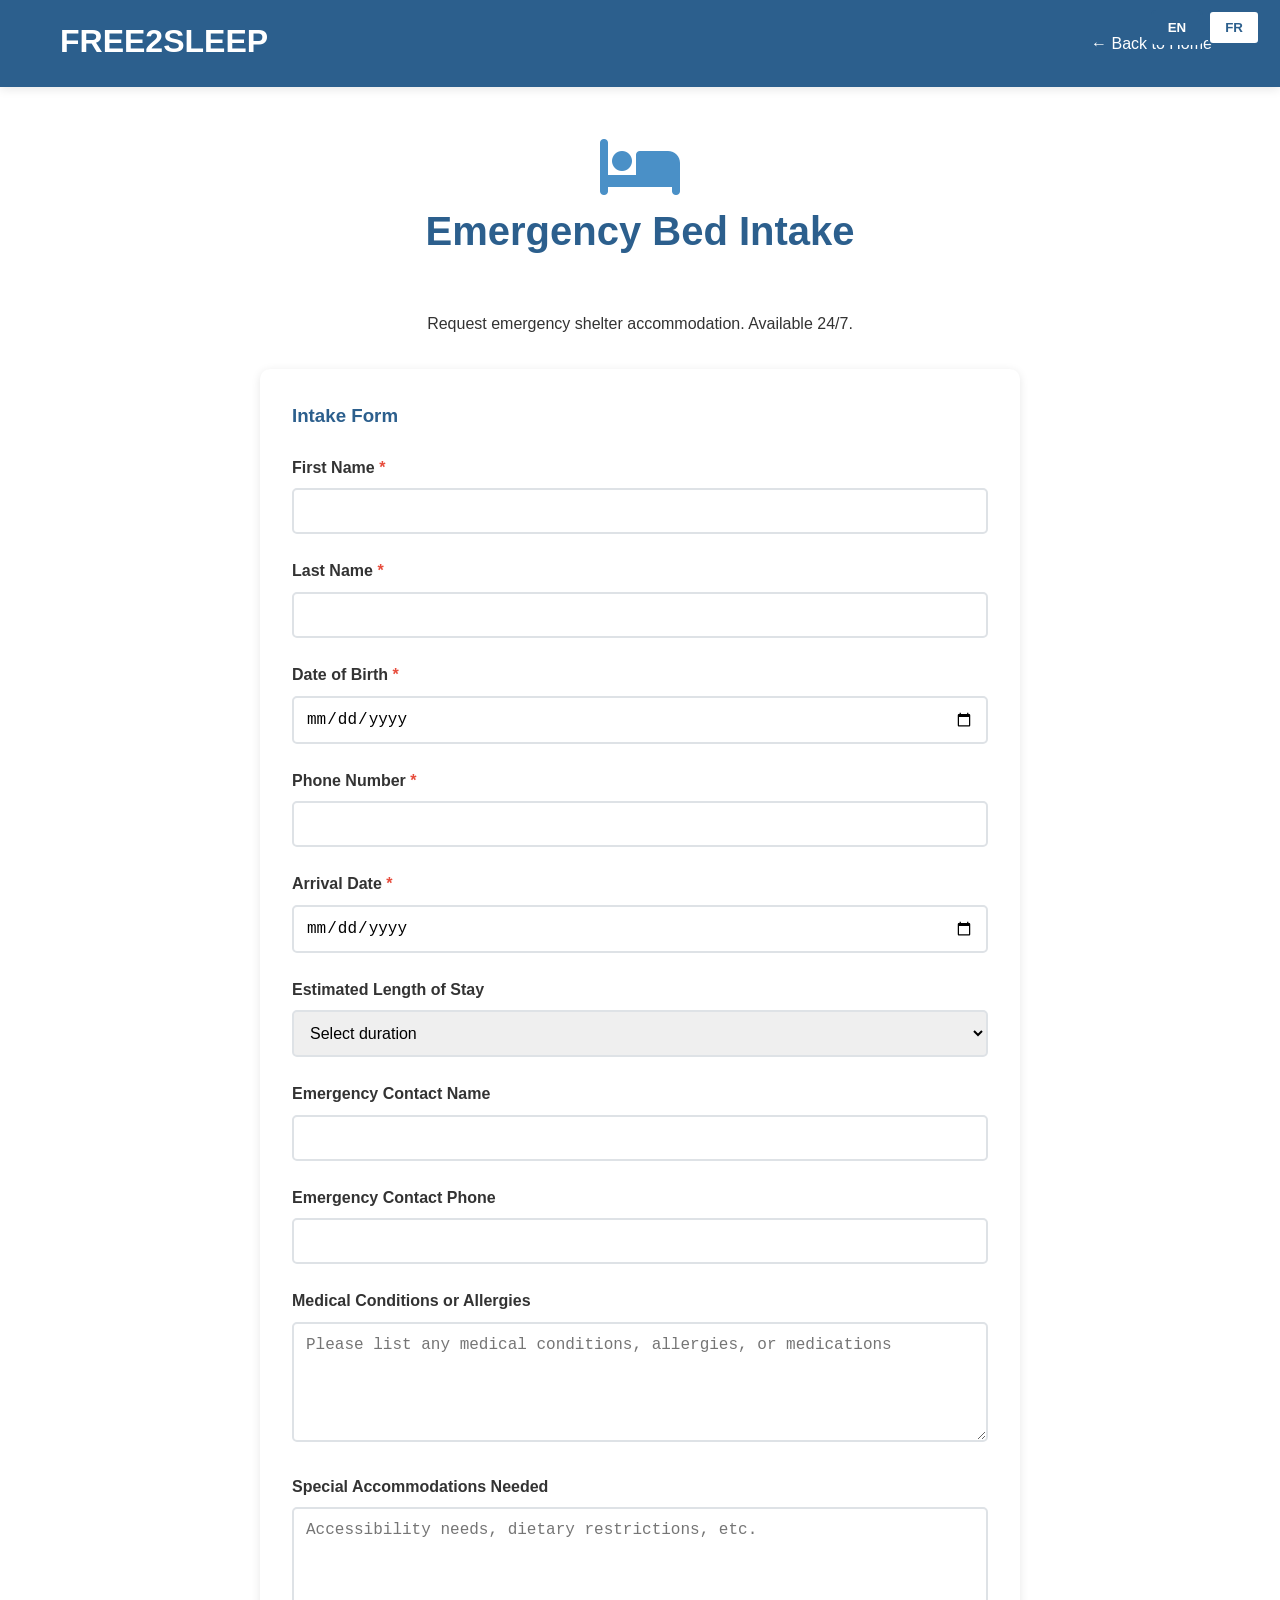
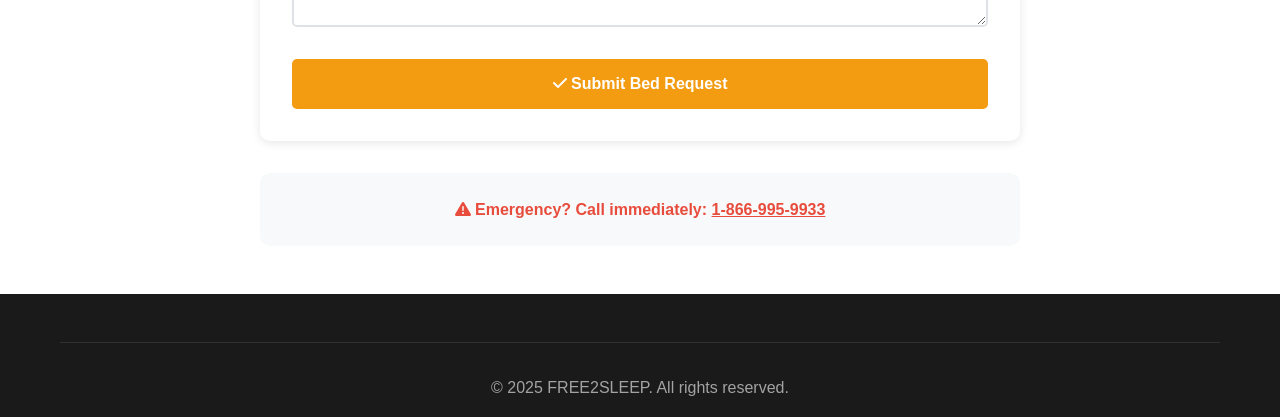
<file: bed-intake.html>
<!DOCTYPE html>
<html lang="en">
<head>
    <meta charset="UTF-8">
    <meta name="viewport" content="width=device-width, initial-scale=1.0">
    <title>Bed Intake Form - FREE2SLEEP</title>
    <link rel="stylesheet" href="css/styles.css">
    <link rel="stylesheet" href="https://cdnjs.cloudflare.com/ajax/libs/font-awesome/6.4.0/css/all.min.css">
</head>
<body>
    <div class="language-selector">
        <button id="lang-en" class="lang-btn active">EN</button>
        <button id="lang-fr" class="lang-btn">FR</button>
    </div>

    <nav class="navbar">
        <div class="container">
            <div class="nav-brand">
                <h1><a href="index.html" style="color: white; text-decoration: none;">FREE2SLEEP</a></h1>
            </div>
            <ul class="nav-menu" style="display: flex;">
                <li><a href="index.html">← Back to Home</a></li>
            </ul>
        </div>
    </nav>

    <main class="form-container">
        <div class="container">
            <div style="text-align: center; margin-bottom: 2rem;">
                <i class="fas fa-bed" style="font-size: 4rem; color: var(--secondary-color);"></i>
                <h2 class="section-title">Emergency Bed Intake</h2>
                <p style="color: var(--text-dark); max-width: 600px; margin: 0 auto;">
                    Request emergency shelter accommodation. Available 24/7.
                </p>
            </div>

            <form id="bed-intake-form" style="background: white; padding: 2rem; border-radius: 10px; box-shadow: var(--shadow);">
                <h3 style="color: var(--primary-color); margin-bottom: 1.5rem;">Intake Form</h3>
                
                <div class="form-group">
                    <label for="firstName">First Name <span class="form-required">*</span></label>
                    <input type="text" id="firstName" name="firstName" required>
                </div>

                <div class="form-group">
                    <label for="lastName">Last Name <span class="form-required">*</span></label>
                    <input type="text" id="lastName" name="lastName" required>
                </div>

                <div class="form-group">
                    <label for="dob">Date of Birth <span class="form-required">*</span></label>
                    <input type="date" id="dob" name="dob" required>
                </div>

                <div class="form-group">
                    <label for="phone">Phone Number <span class="form-required">*</span></label>
                    <input type="tel" id="phone" name="phone" required>
                </div>

                <div class="form-group">
                    <label for="arrivalDate">Arrival Date <span class="form-required">*</span></label>
                    <input type="date" id="arrivalDate" name="arrivalDate" required>
                </div>

                <div class="form-group">
                    <label for="estimatedStay">Estimated Length of Stay</label>
                    <select id="estimatedStay" name="estimatedStay" required>
                        <option value="">Select duration</option>
                        <option value="1-night">1 night</option>
                        <option value="2-3-nights">2-3 nights</option>
                        <option value="1-week">1 week</option>
                        <option value="2-weeks">2 weeks</option>
                        <option value="unsure">Unsure</option>
                    </select>
                </div>

                <div class="form-group">
                    <label for="emergencyContact">Emergency Contact Name</label>
                    <input type="text" id="emergencyContact" name="emergencyContact">
                </div>

                <div class="form-group">
                    <label for="emergencyPhone">Emergency Contact Phone</label>
                    <input type="tel" id="emergencyPhone" name="emergencyPhone">
                </div>

                <div class="form-group">
                    <label for="medicalConditions">Medical Conditions or Allergies</label>
                    <textarea id="medicalConditions" name="medicalConditions" rows="3" 
                              placeholder="Please list any medical conditions, allergies, or medications"></textarea>
                </div>

                <div class="form-group">
                    <label for="specialNeeds">Special Accommodations Needed</label>
                    <textarea id="specialNeeds" name="specialNeeds" rows="3" 
                              placeholder="Accessibility needs, dietary restrictions, etc."></textarea>
                </div>

                <button type="submit" class="btn btn-primary" style="width: 100%;">
                    <i class="fas fa-check"></i> Submit Bed Request
                </button>
            </form>

            <div style="margin-top: 2rem; padding: 1.5rem; background: var(--bg-light); border-radius: 10px; text-align: center;">
                <p style="color: var(--warning-color); font-weight: bold;">
                    <i class="fas fa-exclamation-triangle"></i> Emergency? Call immediately: 
                    <a href="tel:1-866-995-9933" style="color: var(--warning-color);">1-866-995-9933</a>
                </p>
            </div>
        </div>
    </main>

    <footer class="footer">
        <div class="container">
            <div class="footer-bottom">
                <p>&copy; 2025 FREE2SLEEP. All rights reserved.</p>
            </div>
        </div>
    </footer>

    <script src="js/api-client.js"></script>
    <script src="js/main.js"></script>
    <script>
        document.getElementById('arrivalDate').setAttribute('min', new Date().toISOString().split('T')[0]);
    </script>
</body>
</html>
</file>
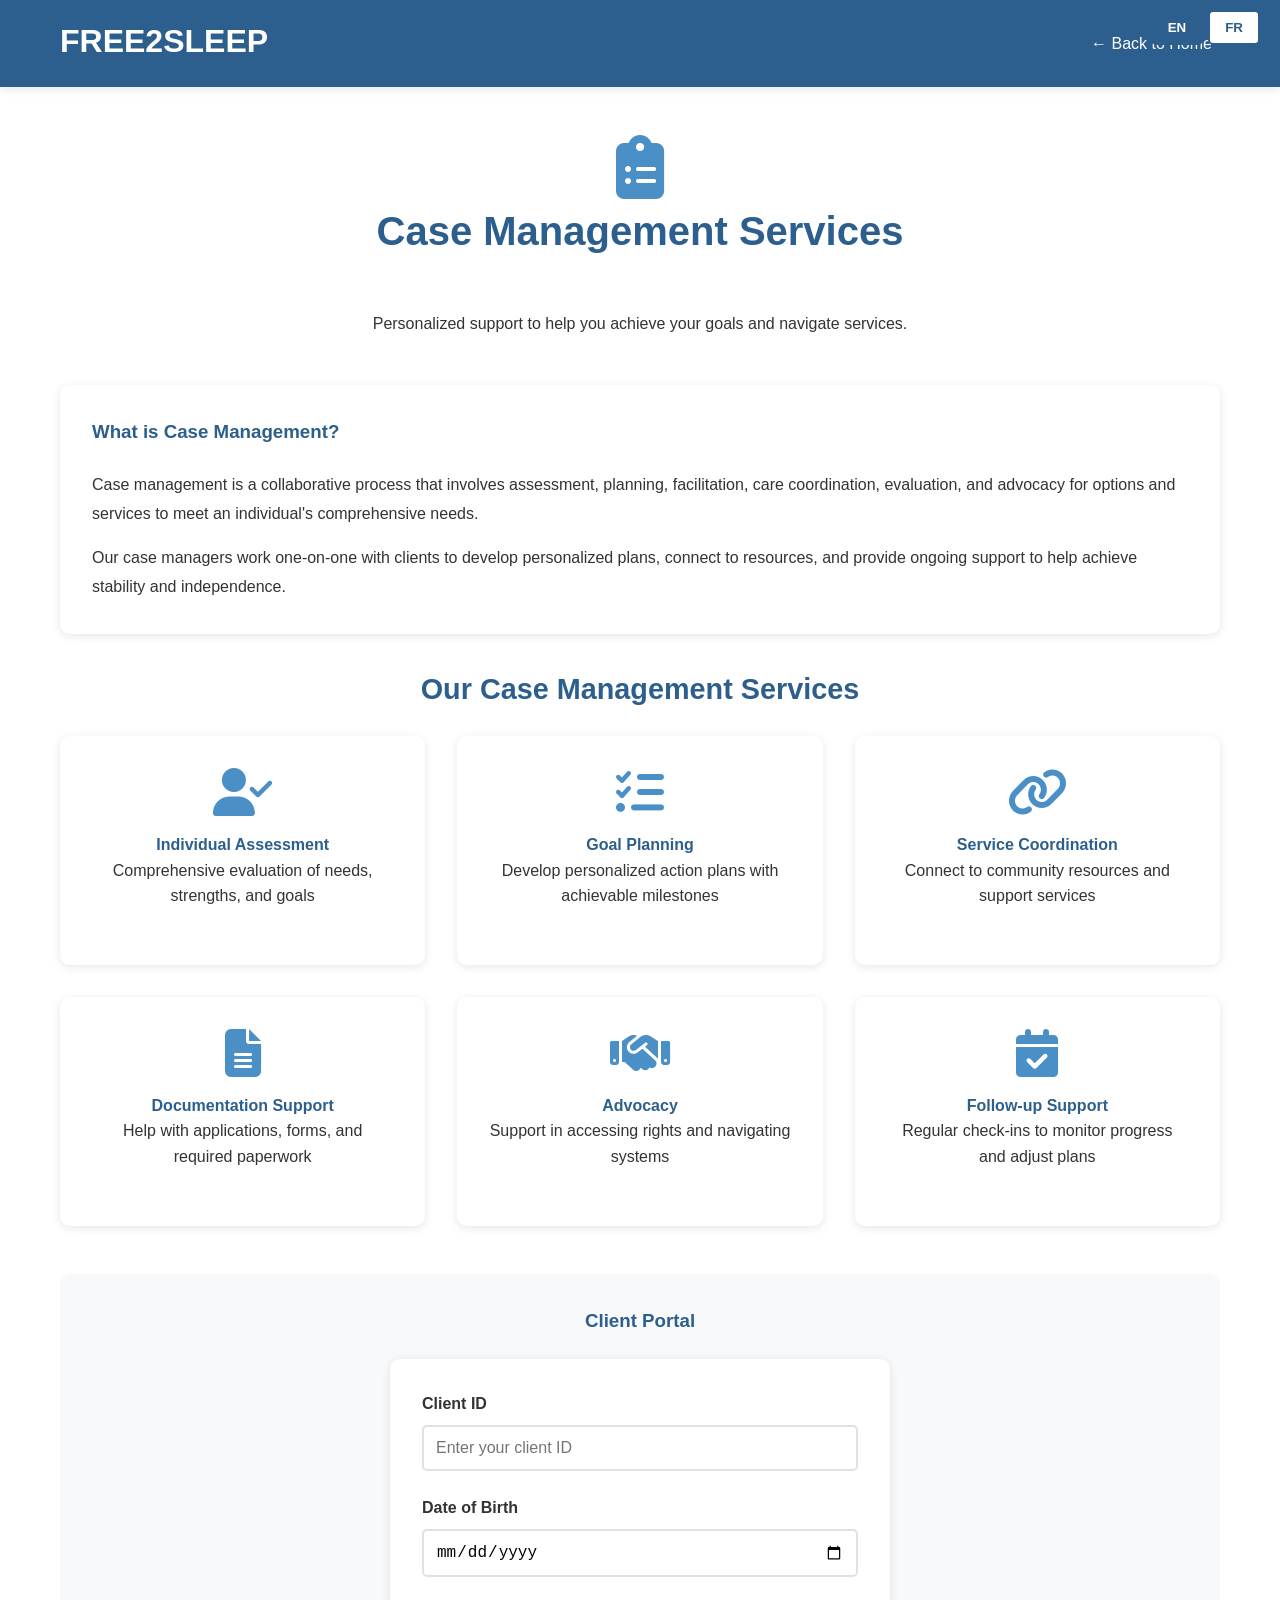
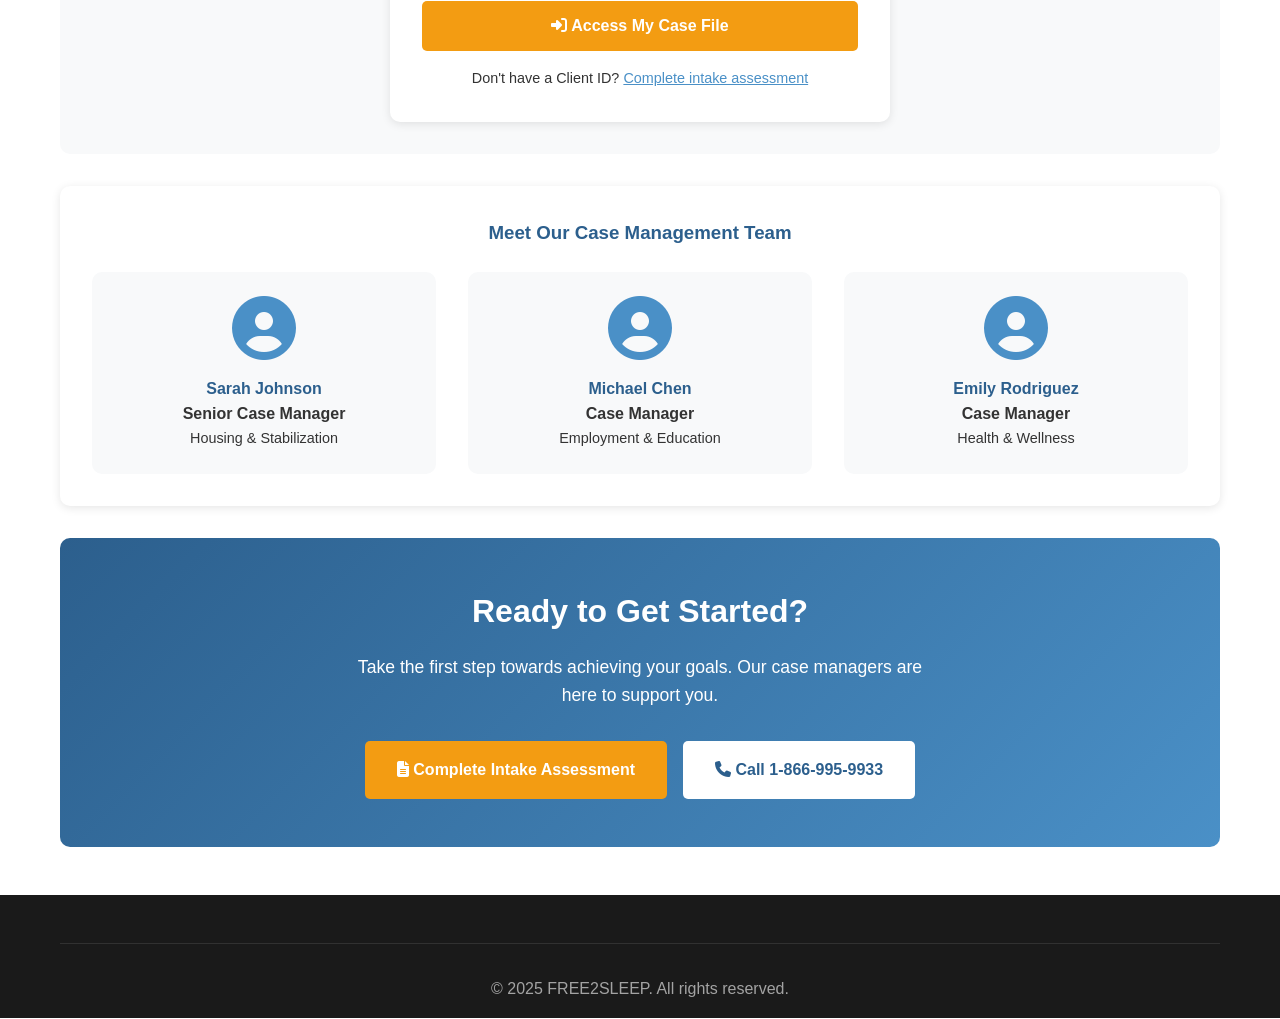
<file: case-management.html>
<!DOCTYPE html>
<html lang="en">
<head>
    <meta charset="UTF-8">
    <meta name="viewport" content="width=device-width, initial-scale=1.0">
    <title>Case Management - FREE2SLEEP</title>
    <link rel="stylesheet" href="css/styles.css">
    <link rel="stylesheet" href="https://cdnjs.cloudflare.com/ajax/libs/font-awesome/6.4.0/css/all.min.css">
</head>
<body>
    <div class="language-selector">
        <button id="lang-en" class="lang-btn active">EN</button>
        <button id="lang-fr" class="lang-btn">FR</button>
    </div>

    <nav class="navbar">
        <div class="container">
            <div class="nav-brand">
                <h1><a href="index.html" style="color: white; text-decoration: none;">FREE2SLEEP</a></h1>
            </div>
            <ul class="nav-menu" style="display: flex;">
                <li><a href="index.html">← Back to Home</a></li>
            </ul>
        </div>
    </nav>

    <main style="padding: 3rem 0;">
        <div class="container">
            <div style="text-align: center; margin-bottom: 3rem;">
                <i class="fas fa-clipboard-list" style="font-size: 4rem; color: var(--secondary-color);"></i>
                <h2 class="section-title">Case Management Services</h2>
                <p style="color: var(--text-dark); max-width: 700px; margin: 0 auto;">
                    Personalized support to help you achieve your goals and navigate services.
                </p>
            </div>

            <!-- Overview Section -->
            <section style="background: white; padding: 2rem; border-radius: 10px; box-shadow: var(--shadow); margin-bottom: 2rem;">
                <h3 style="color: var(--primary-color); margin-bottom: 1.5rem;">What is Case Management?</h3>
                <p style="line-height: 1.8; margin-bottom: 1rem;">
                    Case management is a collaborative process that involves assessment, planning, facilitation, care coordination, 
                    evaluation, and advocacy for options and services to meet an individual's comprehensive needs.
                </p>
                <p style="line-height: 1.8;">
                    Our case managers work one-on-one with clients to develop personalized plans, connect to resources, 
                    and provide ongoing support to help achieve stability and independence.
                </p>
            </section>

            <!-- Services Offered -->
            <section style="margin-bottom: 3rem;">
                <h3 style="color: var(--primary-color); font-size: 1.8rem; margin-bottom: 1.5rem; text-align: center;">
                    Our Case Management Services
                </h3>
                <div class="services-grid">
                    <div class="service-card">
                        <i class="fas fa-user-check"></i>
                        <h4 style="color: var(--primary-color);">Individual Assessment</h4>
                        <p>Comprehensive evaluation of needs, strengths, and goals</p>
                    </div>
                    <div class="service-card">
                        <i class="fas fa-tasks"></i>
                        <h4 style="color: var(--primary-color);">Goal Planning</h4>
                        <p>Develop personalized action plans with achievable milestones</p>
                    </div>
                    <div class="service-card">
                        <i class="fas fa-link"></i>
                        <h4 style="color: var(--primary-color);">Service Coordination</h4>
                        <p>Connect to community resources and support services</p>
                    </div>
                    <div class="service-card">
                        <i class="fas fa-file-alt"></i>
                        <h4 style="color: var(--primary-color);">Documentation Support</h4>
                        <p>Help with applications, forms, and required paperwork</p>
                    </div>
                    <div class="service-card">
                        <i class="fas fa-handshake"></i>
                        <h4 style="color: var(--primary-color);">Advocacy</h4>
                        <p>Support in accessing rights and navigating systems</p>
                    </div>
                    <div class="service-card">
                        <i class="fas fa-calendar-check"></i>
                        <h4 style="color: var(--primary-color);">Follow-up Support</h4>
                        <p>Regular check-ins to monitor progress and adjust plans</p>
                    </div>
                </div>
            </section>

            <!-- Client Portal -->
            <section style="background: var(--bg-light); padding: 2rem; border-radius: 10px; margin-bottom: 2rem;">
                <h3 style="color: var(--primary-color); margin-bottom: 1.5rem; text-align: center;">Client Portal</h3>
                <div style="max-width: 500px; margin: 0 auto; background: white; padding: 2rem; border-radius: 10px; box-shadow: var(--shadow);">
                    <form id="clientLoginForm">
                        <div class="form-group">
                            <label for="clientId">Client ID</label>
                            <input type="text" id="clientId" name="clientId" placeholder="Enter your client ID">
                        </div>
                        <div class="form-group">
                            <label for="clientDob">Date of Birth</label>
                            <input type="date" id="clientDob" name="clientDob">
                        </div>
                        <button type="submit" class="btn btn-primary" style="width: 100%;">
                            <i class="fas fa-sign-in-alt"></i> Access My Case File
                        </button>
                    </form>
                    <p style="text-align: center; margin-top: 1rem; font-size: 0.9rem; color: var(--text-dark);">
                        Don't have a Client ID? <a href="client-intake.html" style="color: var(--secondary-color);">Complete intake assessment</a>
                    </p>
                </div>
            </section>

            <!-- Case Manager Info -->
            <section style="background: white; padding: 2rem; border-radius: 10px; box-shadow: var(--shadow); margin-bottom: 2rem;">
                <h3 style="color: var(--primary-color); margin-bottom: 1.5rem; text-align: center;">Meet Our Case Management Team</h3>
                <div style="display: grid; grid-template-columns: repeat(auto-fit, minmax(250px, 1fr)); gap: 2rem;">
                    <div style="text-align: center; padding: 1.5rem; background: var(--bg-light); border-radius: 10px;">
                        <i class="fas fa-user-circle" style="font-size: 4rem; color: var(--secondary-color); margin-bottom: 1rem;"></i>
                        <h4 style="color: var(--primary-color);">Sarah Johnson</h4>
                        <p style="font-weight: bold; color: var(--text-dark);">Senior Case Manager</p>
                        <p style="font-size: 0.9rem;">Housing & Stabilization</p>
                    </div>
                    <div style="text-align: center; padding: 1.5rem; background: var(--bg-light); border-radius: 10px;">
                        <i class="fas fa-user-circle" style="font-size: 4rem; color: var(--secondary-color); margin-bottom: 1rem;"></i>
                        <h4 style="color: var(--primary-color);">Michael Chen</h4>
                        <p style="font-weight: bold; color: var(--text-dark);">Case Manager</p>
                        <p style="font-size: 0.9rem;">Employment & Education</p>
                    </div>
                    <div style="text-align: center; padding: 1.5rem; background: var(--bg-light); border-radius: 10px;">
                        <i class="fas fa-user-circle" style="font-size: 4rem; color: var(--secondary-color); margin-bottom: 1rem;"></i>
                        <h4 style="color: var(--primary-color);">Emily Rodriguez</h4>
                        <p style="font-weight: bold; color: var(--text-dark);">Case Manager</p>
                        <p style="font-size: 0.9rem;">Health & Wellness</p>
                    </div>
                </div>
            </section>

            <!-- How to Get Started -->
            <section style="background: linear-gradient(135deg, var(--primary-color) 0%, var(--secondary-color) 100%); color: white; padding: 3rem 2rem; border-radius: 10px; text-align: center;">
                <h3 style="font-size: 2rem; margin-bottom: 1rem;">Ready to Get Started?</h3>
                <p style="font-size: 1.1rem; margin-bottom: 2rem; max-width: 600px; margin-left: auto; margin-right: auto;">
                    Take the first step towards achieving your goals. Our case managers are here to support you.
                </p>
                <div style="display: flex; gap: 1rem; justify-content: center; flex-wrap: wrap;">
                    <a href="client-intake.html" class="btn" style="background: var(--accent-color); color: white;">
                        <i class="fas fa-file-alt"></i> Complete Intake Assessment
                    </a>
                    <a href="tel:1-866-995-9933" class="btn" style="background: white; color: var(--primary-color);">
                        <i class="fas fa-phone"></i> Call 1-866-995-9933
                    </a>
                </div>
            </section>
        </div>
    </main>

    <footer class="footer">
        <div class="container">
            <div class="footer-bottom">
                <p>&copy; 2025 FREE2SLEEP. All rights reserved.</p>
            </div>
        </div>
    </footer>

    <script src="js/api-client.js"></script>
    <script src="js/main.js"></script>
    <script>
        document.getElementById('clientLoginForm').addEventListener('submit', function(e) {
            e.preventDefault();
            const clientId = document.getElementById('clientId').value;
            const clientDob = document.getElementById('clientDob').value;
            
            if (clientId && clientDob) {
                // Demo: Show message
                if (window.FREE2SLEEP && window.FREE2SLEEP.showNotification) {
                    window.FREE2SLEEP.showNotification('Client portal access coming soon. Please contact your case manager.', 'info');
                } else {
                    alert('Client portal access coming soon. Please contact your case manager.');
                }
            }
        });
    </script>
</body>
</html>
</file>
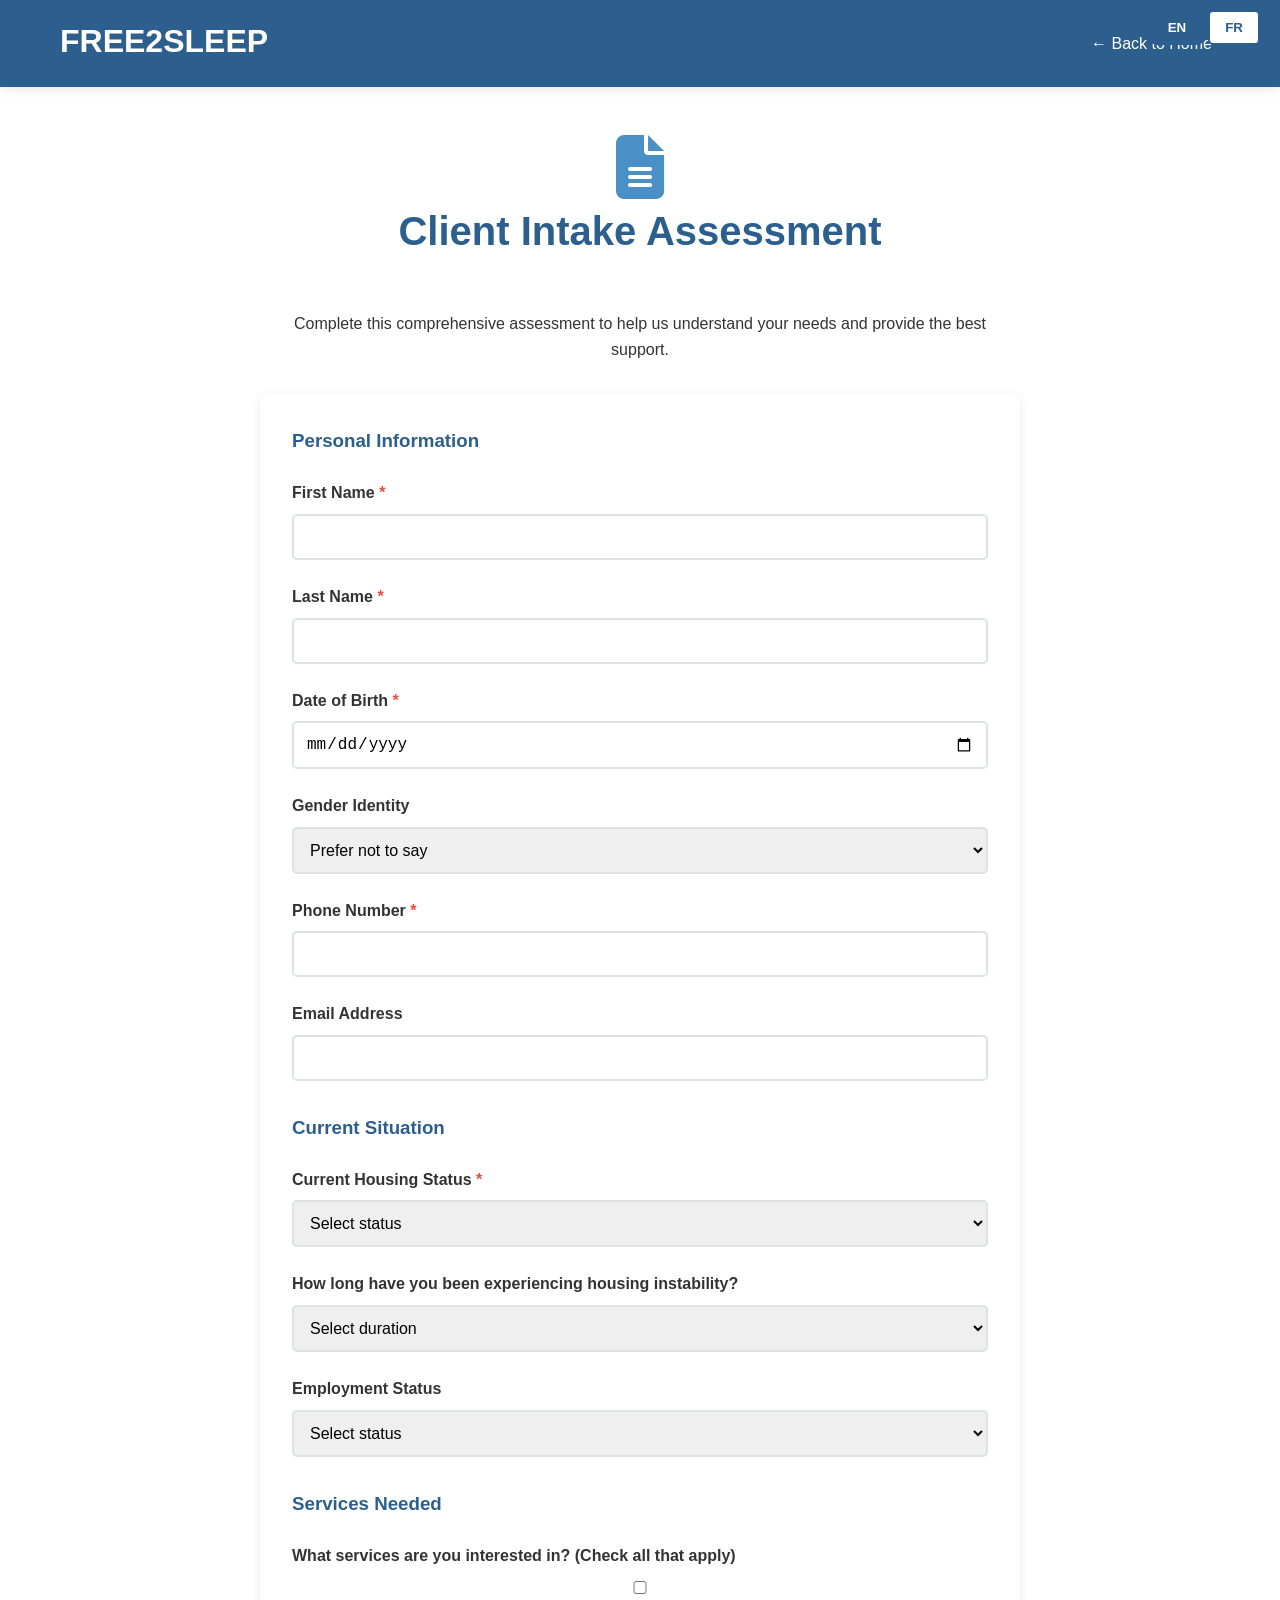
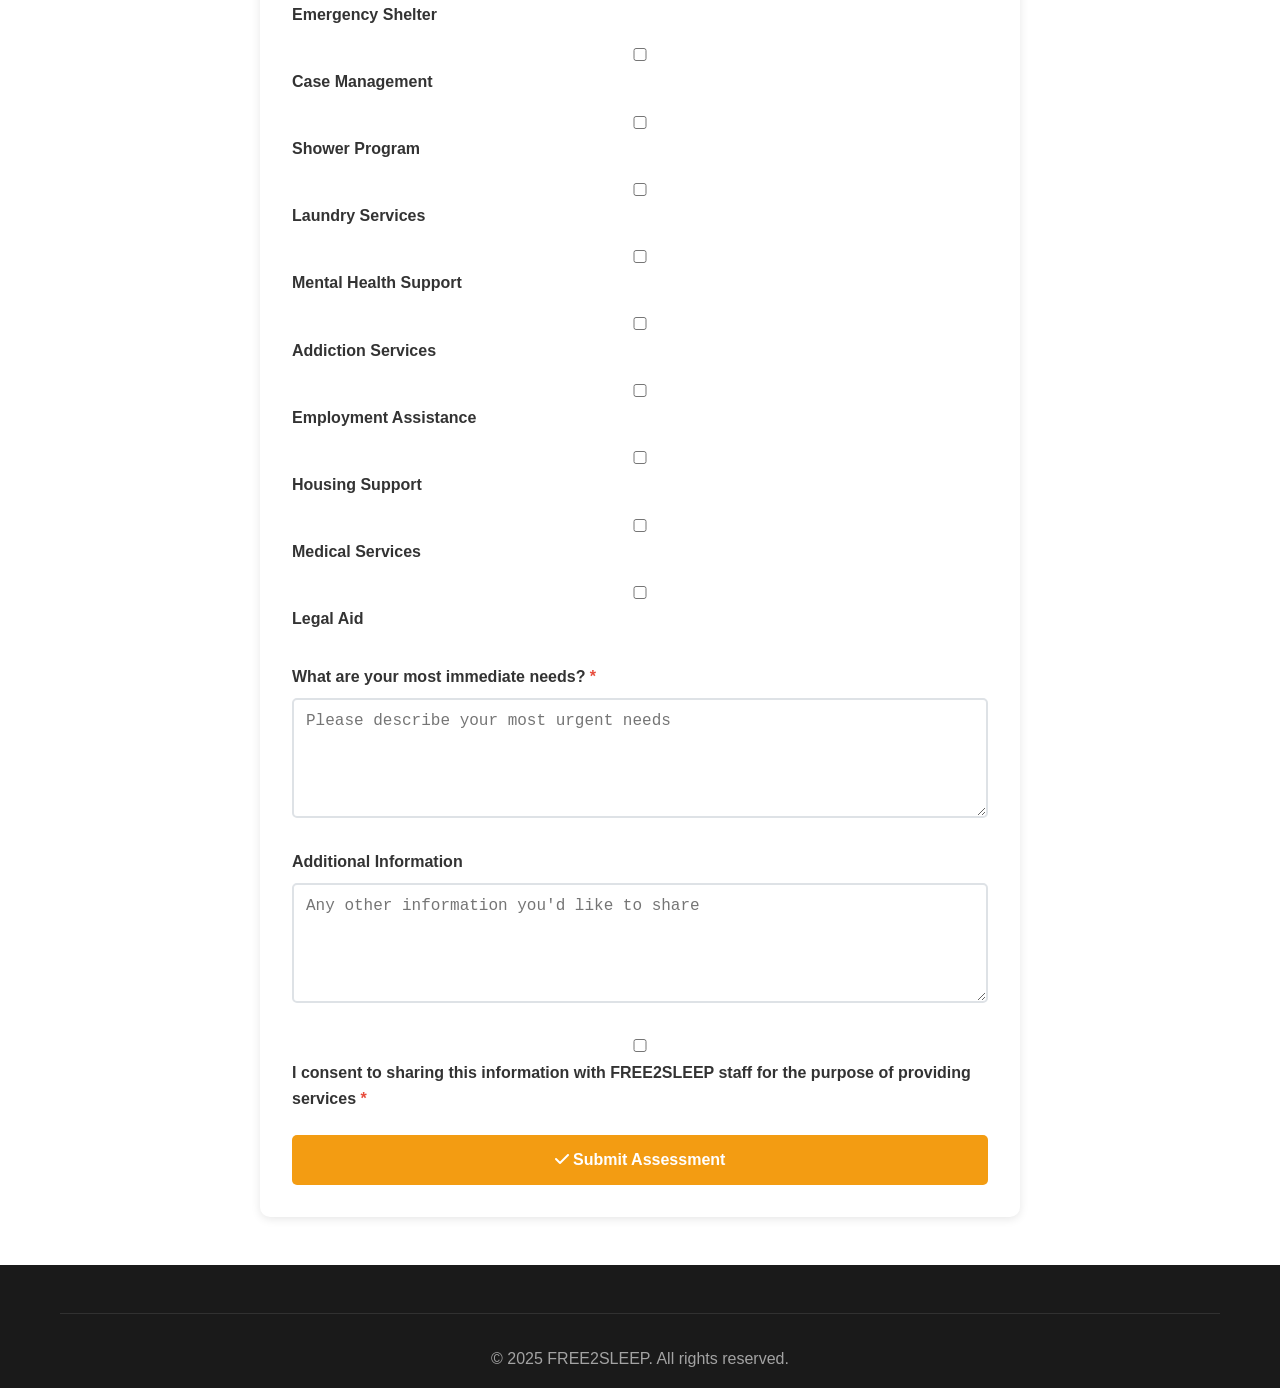
<file: client-intake.html>
<!DOCTYPE html>
<html lang="en">
<head>
    <meta charset="UTF-8">
    <meta name="viewport" content="width=device-width, initial-scale=1.0">
    <title>Client Intake Assessment - FREE2SLEEP</title>
    <link rel="stylesheet" href="css/styles.css">
    <link rel="stylesheet" href="https://cdnjs.cloudflare.com/ajax/libs/font-awesome/6.4.0/css/all.min.css">
</head>
<body>
    <div class="language-selector">
        <button id="lang-en" class="lang-btn active">EN</button>
        <button id="lang-fr" class="lang-btn">FR</button>
    </div>

    <nav class="navbar">
        <div class="container">
            <div class="nav-brand">
                <h1><a href="index.html" style="color: white; text-decoration: none;">FREE2SLEEP</a></h1>
            </div>
            <ul class="nav-menu" style="display: flex;">
                <li><a href="index.html">← Back to Home</a></li>
            </ul>
        </div>
    </nav>

    <main class="form-container">
        <div class="container">
            <div style="text-align: center; margin-bottom: 2rem;">
                <i class="fas fa-file-alt" style="font-size: 4rem; color: var(--secondary-color);"></i>
                <h2 class="section-title">Client Intake Assessment</h2>
                <p style="color: var(--text-dark); max-width: 700px; margin: 0 auto;">
                    Complete this comprehensive assessment to help us understand your needs and provide the best support.
                </p>
            </div>

            <form id="client-intake-form" style="background: white; padding: 2rem; border-radius: 10px; box-shadow: var(--shadow);">
                <h3 style="color: var(--primary-color); margin-bottom: 1.5rem;">Personal Information</h3>
                
                <div class="form-group">
                    <label for="firstName">First Name <span class="form-required">*</span></label>
                    <input type="text" id="firstName" name="firstName" required>
                </div>

                <div class="form-group">
                    <label for="lastName">Last Name <span class="form-required">*</span></label>
                    <input type="text" id="lastName" name="lastName" required>
                </div>

                <div class="form-group">
                    <label for="dob">Date of Birth <span class="form-required">*</span></label>
                    <input type="date" id="dob" name="dob" required>
                </div>

                <div class="form-group">
                    <label for="gender">Gender Identity</label>
                    <select id="gender" name="gender">
                        <option value="">Prefer not to say</option>
                        <option value="male">Male</option>
                        <option value="female">Female</option>
                        <option value="non-binary">Non-binary</option>
                        <option value="other">Other</option>
                    </select>
                </div>

                <div class="form-group">
                    <label for="phone">Phone Number <span class="form-required">*</span></label>
                    <input type="tel" id="phone" name="phone" required>
                </div>

                <div class="form-group">
                    <label for="email">Email Address</label>
                    <input type="email" id="email" name="email">
                </div>

                <h3 style="color: var(--primary-color); margin: 2rem 0 1.5rem;">Current Situation</h3>

                <div class="form-group">
                    <label for="housingStatus">Current Housing Status <span class="form-required">*</span></label>
                    <select id="housingStatus" name="housingStatus" required>
                        <option value="">Select status</option>
                        <option value="homeless">Currently homeless</option>
                        <option value="shelter">In shelter</option>
                        <option value="couch-surfing">Couch surfing</option>
                        <option value="unstable">Unstable housing</option>
                        <option value="at-risk">At risk of homelessness</option>
                    </select>
                </div>

                <div class="form-group">
                    <label for="homelessDuration">How long have you been experiencing housing instability?</label>
                    <select id="homelessDuration" name="homelessDuration">
                        <option value="">Select duration</option>
                        <option value="less-than-week">Less than a week</option>
                        <option value="1-4-weeks">1-4 weeks</option>
                        <option value="1-6-months">1-6 months</option>
                        <option value="6-12-months">6-12 months</option>
                        <option value="over-1-year">Over 1 year</option>
                    </select>
                </div>

                <div class="form-group">
                    <label for="employment">Employment Status</label>
                    <select id="employment" name="employment">
                        <option value="">Select status</option>
                        <option value="employed-full">Employed full-time</option>
                        <option value="employed-part">Employed part-time</option>
                        <option value="unemployed">Unemployed</option>
                        <option value="disability">On disability</option>
                        <option value="student">Student</option>
                        <option value="retired">Retired</option>
                    </select>
                </div>

                <h3 style="color: var(--primary-color); margin: 2rem 0 1.5rem;">Services Needed</h3>

                <div class="form-group">
                    <label>What services are you interested in? (Check all that apply)</label>
                    <div style="display: grid; gap: 0.5rem; margin-top: 0.5rem;">
                        <label><input type="checkbox" name="services" value="shelter"> Emergency Shelter</label>
                        <label><input type="checkbox" name="services" value="case-management"> Case Management</label>
                        <label><input type="checkbox" name="services" value="shower"> Shower Program</label>
                        <label><input type="checkbox" name="services" value="laundry"> Laundry Services</label>
                        <label><input type="checkbox" name="services" value="mental-health"> Mental Health Support</label>
                        <label><input type="checkbox" name="services" value="addiction"> Addiction Services</label>
                        <label><input type="checkbox" name="services" value="employment"> Employment Assistance</label>
                        <label><input type="checkbox" name="services" value="housing"> Housing Support</label>
                        <label><input type="checkbox" name="services" value="medical"> Medical Services</label>
                        <label><input type="checkbox" name="services" value="legal"> Legal Aid</label>
                    </div>
                </div>

                <div class="form-group">
                    <label for="immediateNeeds">What are your most immediate needs? <span class="form-required">*</span></label>
                    <textarea id="immediateNeeds" name="immediateNeeds" rows="4" required 
                              placeholder="Please describe your most urgent needs"></textarea>
                </div>

                <div class="form-group">
                    <label for="additionalInfo">Additional Information</label>
                    <textarea id="additionalInfo" name="additionalInfo" rows="3" 
                              placeholder="Any other information you'd like to share"></textarea>
                </div>

                <div class="form-group">
                    <label>
                        <input type="checkbox" name="consent" required>
                        I consent to sharing this information with FREE2SLEEP staff for the purpose of providing services
                        <span class="form-required">*</span>
                    </label>
                </div>

                <button type="submit" class="btn btn-primary" style="width: 100%;">
                    <i class="fas fa-check"></i> Submit Assessment
                </button>
            </form>
        </div>
    </main>

    <footer class="footer">
        <div class="container">
            <div class="footer-bottom">
                <p>&copy; 2025 FREE2SLEEP. All rights reserved.</p>
            </div>
        </div>
    </footer>

    <script src="js/api-client.js"></script>
    <script src="js/main.js"></script>
</body>
</html>
</file>
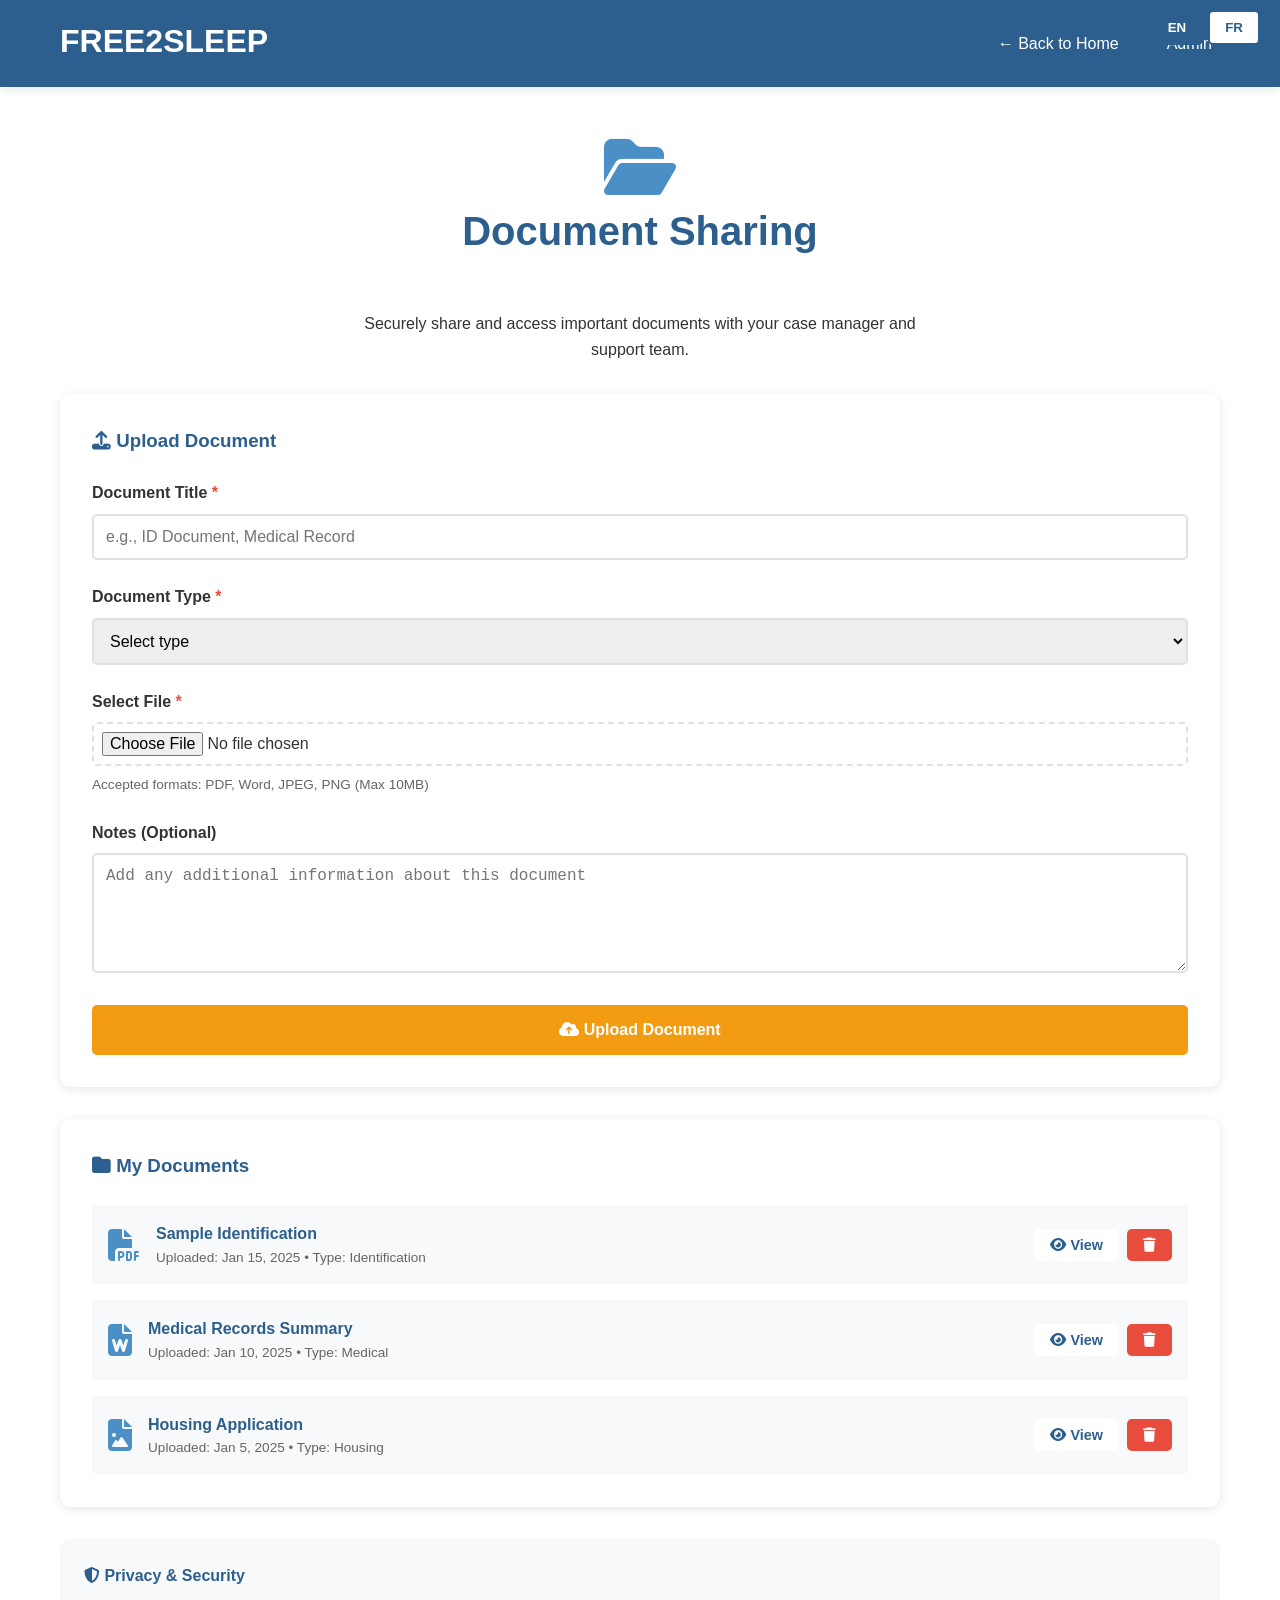
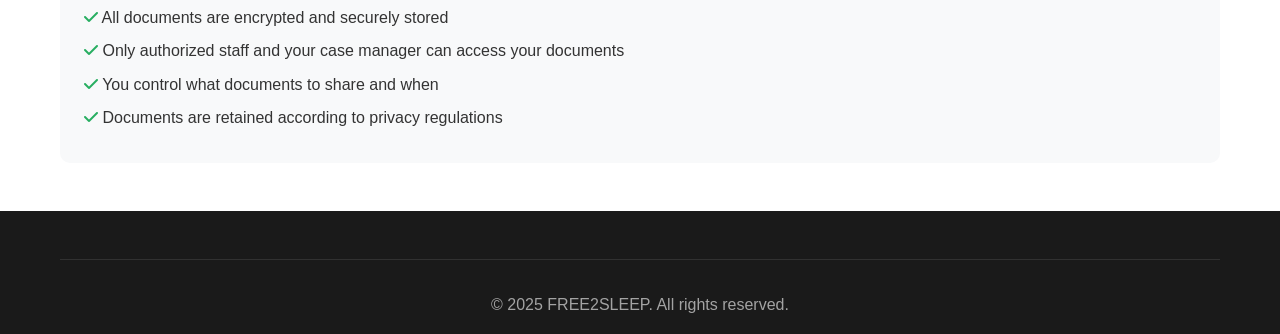
<file: documents.html>
<!DOCTYPE html>
<html lang="en">
<head>
    <meta charset="UTF-8">
    <meta name="viewport" content="width=device-width, initial-scale=1.0">
    <title>Document Sharing - FREE2SLEEP</title>
    <link rel="stylesheet" href="css/styles.css">
    <link rel="stylesheet" href="https://cdnjs.cloudflare.com/ajax/libs/font-awesome/6.4.0/css/all.min.css">
</head>
<body>
    <div class="language-selector">
        <button id="lang-en" class="lang-btn active">EN</button>
        <button id="lang-fr" class="lang-btn">FR</button>
    </div>

    <nav class="navbar">
        <div class="container">
            <div class="nav-brand">
                <h1><a href="index.html" style="color: white; text-decoration: none;">FREE2SLEEP</a></h1>
            </div>
            <ul class="nav-menu" style="display: flex;">
                <li><a href="index.html">← Back to Home</a></li>
                <li><a href="admin.html">Admin</a></li>
            </ul>
        </div>
    </nav>

    <main style="padding: 3rem 0;">
        <div class="container">
            <div style="text-align: center; margin-bottom: 2rem;">
                <i class="fas fa-folder-open" style="font-size: 4rem; color: var(--secondary-color);"></i>
                <h2 class="section-title">Document Sharing</h2>
                <p style="color: var(--text-dark); max-width: 600px; margin: 0 auto;">
                    Securely share and access important documents with your case manager and support team.
                </p>
            </div>

            <!-- Upload Section -->
            <section style="background: white; padding: 2rem; border-radius: 10px; box-shadow: var(--shadow); margin-bottom: 2rem;">
                <h3 style="color: var(--primary-color); margin-bottom: 1.5rem;">
                    <i class="fas fa-upload"></i> Upload Document
                </h3>
                <form id="uploadForm">
                    <div class="form-group">
                        <label for="documentTitle">Document Title <span class="form-required">*</span></label>
                        <input type="text" id="documentTitle" name="documentTitle" required 
                               placeholder="e.g., ID Document, Medical Record">
                    </div>

                    <div class="form-group">
                        <label for="documentType">Document Type <span class="form-required">*</span></label>
                        <select id="documentType" name="documentType" required>
                            <option value="">Select type</option>
                            <option value="identification">Identification</option>
                            <option value="medical">Medical Records</option>
                            <option value="financial">Financial Documents</option>
                            <option value="legal">Legal Documents</option>
                            <option value="housing">Housing Documents</option>
                            <option value="employment">Employment Records</option>
                            <option value="other">Other</option>
                        </select>
                    </div>

                    <div class="form-group">
                        <label for="documentFile">Select File <span class="form-required">*</span></label>
                        <input type="file" id="documentFile" name="documentFile" required
                               accept=".pdf,.doc,.docx,.jpg,.jpeg,.png"
                               style="padding: 0.5rem; border: 2px dashed var(--border-color); width: 100%; border-radius: 5px;">
                        <p style="font-size: 0.85rem; color: #666; margin-top: 0.5rem;">
                            Accepted formats: PDF, Word, JPEG, PNG (Max 10MB)
                        </p>
                    </div>

                    <div class="form-group">
                        <label for="documentNotes">Notes (Optional)</label>
                        <textarea id="documentNotes" name="documentNotes" rows="3"
                                  placeholder="Add any additional information about this document"></textarea>
                    </div>

                    <button type="submit" class="btn btn-primary" style="width: 100%;">
                        <i class="fas fa-cloud-upload-alt"></i> Upload Document
                    </button>
                </form>
            </section>

            <!-- Document List -->
            <section style="background: white; padding: 2rem; border-radius: 10px; box-shadow: var(--shadow);">
                <h3 style="color: var(--primary-color); margin-bottom: 1.5rem;">
                    <i class="fas fa-folder"></i> My Documents
                </h3>

                <div class="document-list" id="documentList">
                    <!-- Sample documents -->
                    <div class="document-item">
                        <div class="document-info">
                            <i class="fas fa-file-pdf"></i>
                            <div>
                                <div style="font-weight: bold; color: var(--primary-color);">Sample Identification</div>
                                <div style="font-size: 0.85rem; color: #666;">Uploaded: Jan 15, 2025 • Type: Identification</div>
                            </div>
                        </div>
                        <div style="display: flex; gap: 0.5rem;">
                            <button class="btn btn-small btn-secondary" onclick="viewDocument('sample1')">
                                <i class="fas fa-eye"></i> View
                            </button>
                            <button class="btn btn-small" style="background: var(--warning-color); color: white;" 
                                    onclick="deleteDocument('sample1')">
                                <i class="fas fa-trash"></i>
                            </button>
                        </div>
                    </div>

                    <div class="document-item">
                        <div class="document-info">
                            <i class="fas fa-file-word"></i>
                            <div>
                                <div style="font-weight: bold; color: var(--primary-color);">Medical Records Summary</div>
                                <div style="font-size: 0.85rem; color: #666;">Uploaded: Jan 10, 2025 • Type: Medical</div>
                            </div>
                        </div>
                        <div style="display: flex; gap: 0.5rem;">
                            <button class="btn btn-small btn-secondary" onclick="viewDocument('sample2')">
                                <i class="fas fa-eye"></i> View
                            </button>
                            <button class="btn btn-small" style="background: var(--warning-color); color: white;" 
                                    onclick="deleteDocument('sample2')">
                                <i class="fas fa-trash"></i>
                            </button>
                        </div>
                    </div>

                    <div class="document-item">
                        <div class="document-info">
                            <i class="fas fa-file-image"></i>
                            <div>
                                <div style="font-weight: bold; color: var(--primary-color);">Housing Application</div>
                                <div style="font-size: 0.85rem; color: #666;">Uploaded: Jan 5, 2025 • Type: Housing</div>
                            </div>
                        </div>
                        <div style="display: flex; gap: 0.5rem;">
                            <button class="btn btn-small btn-secondary" onclick="viewDocument('sample3')">
                                <i class="fas fa-eye"></i> View
                            </button>
                            <button class="btn btn-small" style="background: var(--warning-color); color: white;" 
                                    onclick="deleteDocument('sample3')">
                                <i class="fas fa-trash"></i>
                            </button>
                        </div>
                    </div>
                </div>

                <div id="noDocuments" style="display: none; text-align: center; padding: 2rem; color: #666;">
                    <i class="fas fa-folder-open" style="font-size: 3rem; margin-bottom: 1rem; opacity: 0.3;"></i>
                    <p>No documents uploaded yet.</p>
                </div>
            </section>

            <!-- Info Section -->
            <div style="margin-top: 2rem; padding: 1.5rem; background: var(--bg-light); border-radius: 10px;">
                <h4 style="color: var(--primary-color); margin-bottom: 1rem;">
                    <i class="fas fa-shield-alt"></i> Privacy & Security
                </h4>
                <ul style="list-style: none; padding: 0;">
                    <li style="margin-bottom: 0.5rem;">
                        <i class="fas fa-check" style="color: var(--success-color);"></i>
                        All documents are encrypted and securely stored
                    </li>
                    <li style="margin-bottom: 0.5rem;">
                        <i class="fas fa-check" style="color: var(--success-color);"></i>
                        Only authorized staff and your case manager can access your documents
                    </li>
                    <li style="margin-bottom: 0.5rem;">
                        <i class="fas fa-check" style="color: var(--success-color);"></i>
                        You control what documents to share and when
                    </li>
                    <li style="margin-bottom: 0.5rem;">
                        <i class="fas fa-check" style="color: var(--success-color);"></i>
                        Documents are retained according to privacy regulations
                    </li>
                </ul>
            </div>
        </div>
    </main>

    <footer class="footer">
        <div class="container">
            <div class="footer-bottom">
                <p>&copy; 2025 FREE2SLEEP. All rights reserved.</p>
            </div>
        </div>
    </footer>

    <script src="js/api-client.js"></script>
    <script src="js/main.js"></script>
    <script>
        // Handle document upload
        document.getElementById('uploadForm').addEventListener('submit', function(e) {
            e.preventDefault();
            
            const title = document.getElementById('documentTitle').value;
            const type = document.getElementById('documentType').value;
            const file = document.getElementById('documentFile').files[0];
            
            if (file && file.size > 10 * 1024 * 1024) {
                alert('File size must be less than 10MB');
                return;
            }
            
            // Simulate upload
            const docList = document.getElementById('documentList');
            const newDoc = document.createElement('div');
            newDoc.className = 'document-item';
            newDoc.style.animation = 'fadeInUp 0.5s ease';
            
            const icon = getFileIcon(file.name);
            const date = new Date().toLocaleDateString('en-US', { month: 'short', day: 'numeric', year: 'numeric' });
            
            // Escape HTML to prevent XSS
            const escapeHtml = (text) => {
                const div = document.createElement('div');
                div.textContent = text;
                return div.innerHTML;
            };
            
            const safeTitle = escapeHtml(title);
            const safeType = escapeHtml(type);
            const docId = Date.now();
            
            newDoc.innerHTML = `
                <div class="document-info">
                    <i class="${icon}"></i>
                    <div>
                        <div style="font-weight: bold; color: var(--primary-color);">${safeTitle}</div>
                        <div style="font-size: 0.85rem; color: #666;">Uploaded: ${date} • Type: ${safeType}</div>
                    </div>
                </div>
                <div style="display: flex; gap: 0.5rem;">
                    <button class="btn btn-small btn-secondary" onclick="viewDocument('${docId}')">
                        <i class="fas fa-eye"></i> View
                    </button>
                    <button class="btn btn-small" style="background: var(--warning-color); color: white;" 
                            onclick="deleteDocument('${docId}')">
                        <i class="fas fa-trash"></i>
                    </button>
                </div>
            `;
            
            docList.insertBefore(newDoc, docList.firstChild);
            
            // Reset form
            this.reset();
            
            // Show notification
            if (window.FREE2SLEEP && window.FREE2SLEEP.showNotification) {
                window.FREE2SLEEP.showNotification('Document uploaded successfully!', 'success');
            }
        });

        function getFileIcon(filename) {
            const ext = filename.split('.').pop().toLowerCase();
            const icons = {
                'pdf': 'fas fa-file-pdf',
                'doc': 'fas fa-file-word',
                'docx': 'fas fa-file-word',
                'jpg': 'fas fa-file-image',
                'jpeg': 'fas fa-file-image',
                'png': 'fas fa-file-image'
            };
            return icons[ext] || 'fas fa-file';
        }

        function viewDocument(id) {
            if (window.FREE2SLEEP && window.FREE2SLEEP.showNotification) {
                window.FREE2SLEEP.showNotification('Opening document viewer...', 'info');
            } else {
                alert('Opening document viewer...');
            }
        }

        function deleteDocument(id) {
            if (confirm('Are you sure you want to delete this document?')) {
                // Find and remove the document item
                event.target.closest('.document-item').remove();
                
                if (window.FREE2SLEEP && window.FREE2SLEEP.showNotification) {
                    window.FREE2SLEEP.showNotification('Document deleted successfully', 'success');
                }
            }
        }
    </script>
</body>
</html>
</file>
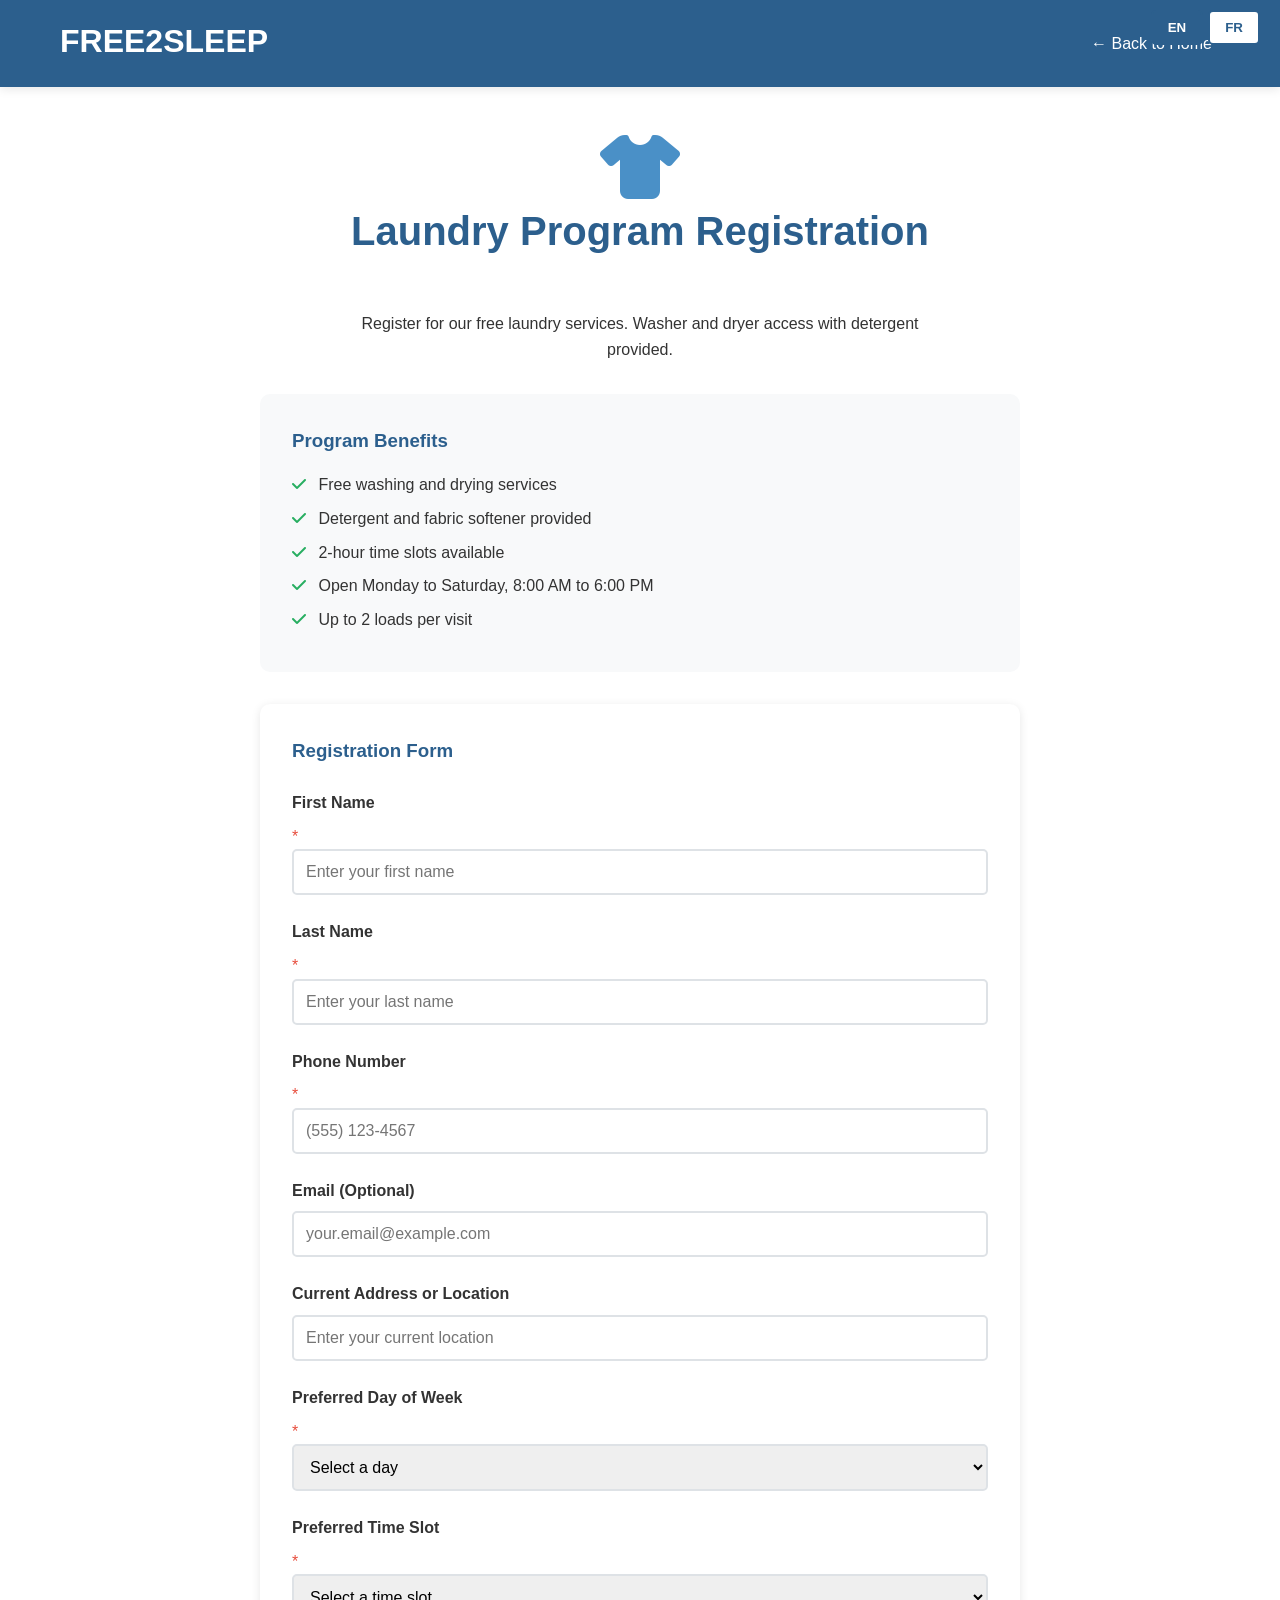
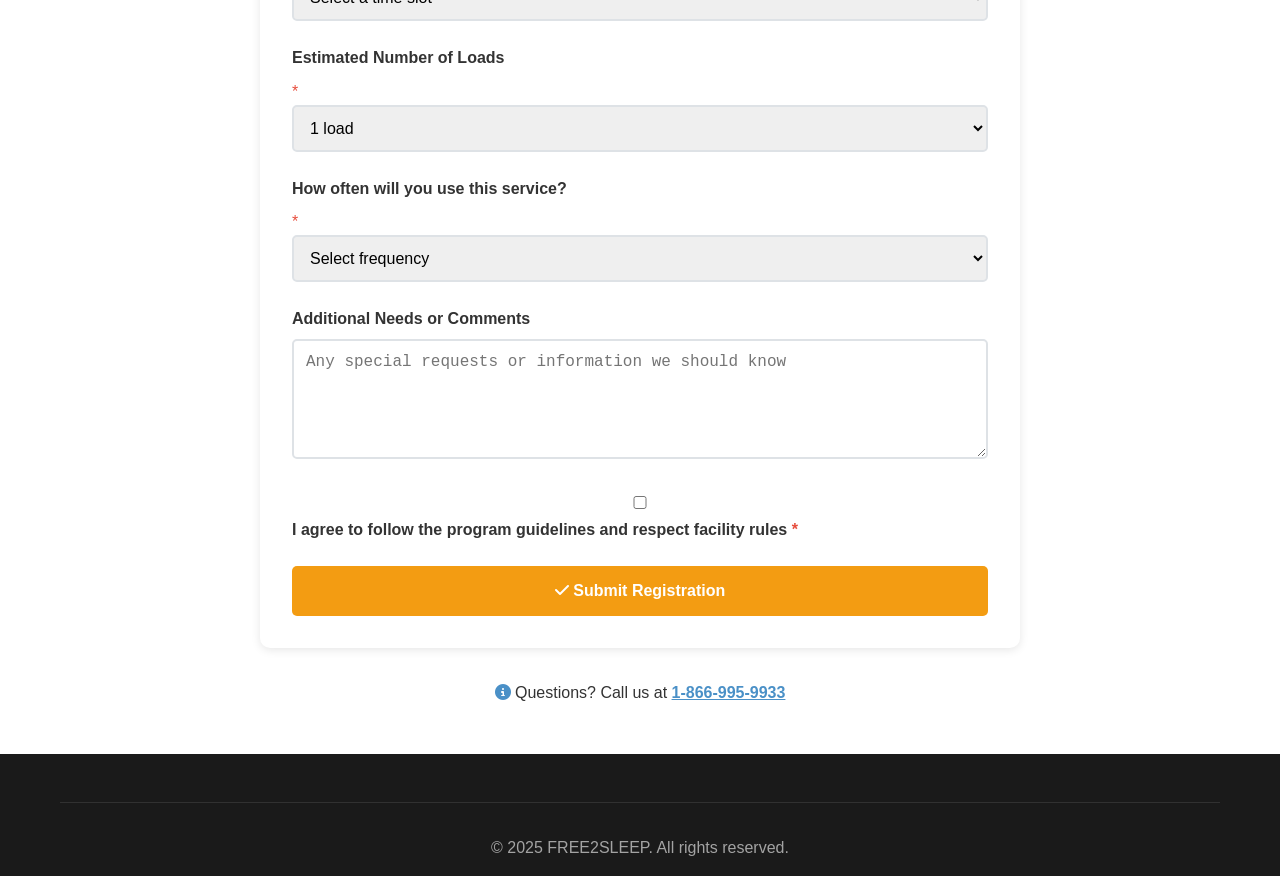
<file: laundry-program.html>
<!DOCTYPE html>
<html lang="en">
<head>
    <meta charset="UTF-8">
    <meta name="viewport" content="width=device-width, initial-scale=1.0">
    <title>Laundry Program Registration - FREE2SLEEP</title>
    <link rel="stylesheet" href="css/styles.css">
    <link rel="stylesheet" href="https://cdnjs.cloudflare.com/ajax/libs/font-awesome/6.4.0/css/all.min.css">
</head>
<body>
    <!-- Language Selector -->
    <div class="language-selector">
        <button id="lang-en" class="lang-btn active" aria-label="English">EN</button>
        <button id="lang-fr" class="lang-btn" aria-label="Français">FR</button>
    </div>

    <!-- Navigation -->
    <nav class="navbar">
        <div class="container">
            <div class="nav-brand">
                <h1><a href="index.html" style="color: white; text-decoration: none;">FREE2SLEEP</a></h1>
            </div>
            <ul class="nav-menu" style="display: flex;">
                <li><a href="index.html" data-en="← Back to Home" data-fr="← Retour à l'accueil">← Back to Home</a></li>
            </ul>
        </div>
    </nav>

    <!-- Main Content -->
    <main class="form-container">
        <div class="container">
            <div style="text-align: center; margin-bottom: 2rem;">
                <i class="fas fa-tshirt" style="font-size: 4rem; color: var(--secondary-color);"></i>
                <h2 class="section-title" data-en="Laundry Program Registration" data-fr="Inscription au programme de buanderie">Laundry Program Registration</h2>
                <p style="color: var(--text-dark); max-width: 600px; margin: 0 auto;" 
                   data-en="Register for our free laundry services. Washer and dryer access with detergent provided." 
                   data-fr="Inscrivez-vous à nos services de buanderie gratuits. Accès aux laveuses et sécheuses avec détergent fourni.">
                    Register for our free laundry services. Washer and dryer access with detergent provided.
                </p>
            </div>

            <!-- Program Information -->
            <div style="background: var(--bg-light); padding: 2rem; border-radius: 10px; margin-bottom: 2rem;">
                <h3 style="color: var(--primary-color); margin-bottom: 1rem;" 
                    data-en="Program Benefits" data-fr="Avantages du programme">Program Benefits</h3>
                <ul style="list-style: none; padding: 0;">
                    <li style="margin-bottom: 0.5rem;"><i class="fas fa-check" style="color: var(--success-color); margin-right: 0.5rem;"></i> 
                        <span data-en="Free washing and drying services" data-fr="Services de lavage et séchage gratuits">Free washing and drying services</span>
                    </li>
                    <li style="margin-bottom: 0.5rem;"><i class="fas fa-check" style="color: var(--success-color); margin-right: 0.5rem;"></i> 
                        <span data-en="Detergent and fabric softener provided" data-fr="Détergent et assouplissant fournis">Detergent and fabric softener provided</span>
                    </li>
                    <li style="margin-bottom: 0.5rem;"><i class="fas fa-check" style="color: var(--success-color); margin-right: 0.5rem;"></i> 
                        <span data-en="2-hour time slots available" data-fr="Créneaux de 2 heures disponibles">2-hour time slots available</span>
                    </li>
                    <li style="margin-bottom: 0.5rem;"><i class="fas fa-check" style="color: var(--success-color); margin-right: 0.5rem;"></i> 
                        <span data-en="Open Monday to Saturday, 8:00 AM to 6:00 PM" data-fr="Ouvert du lundi au samedi, de 8h00 à 18h00">Open Monday to Saturday, 8:00 AM to 6:00 PM</span>
                    </li>
                    <li style="margin-bottom: 0.5rem;"><i class="fas fa-check" style="color: var(--success-color); margin-right: 0.5rem;"></i> 
                        <span data-en="Up to 2 loads per visit" data-fr="Jusqu'à 2 charges par visite">Up to 2 loads per visit</span>
                    </li>
                </ul>
            </div>

            <!-- Registration Form -->
            <form id="laundry-registration-form" style="background: white; padding: 2rem; border-radius: 10px; box-shadow: var(--shadow);">
                <h3 style="color: var(--primary-color); margin-bottom: 1.5rem;" 
                    data-en="Registration Form" data-fr="Formulaire d'inscription">Registration Form</h3>
                
                <div class="form-group">
                    <label for="firstName" data-en="First Name" data-fr="Prénom">First Name</label>
                    <span class="form-required">*</span>
                    <input type="text" id="firstName" name="firstName" required 
                           aria-required="true" placeholder="Enter your first name">
                </div>

                <div class="form-group">
                    <label for="lastName" data-en="Last Name" data-fr="Nom de famille">Last Name</label>
                    <span class="form-required">*</span>
                    <input type="text" id="lastName" name="lastName" required 
                           aria-required="true" placeholder="Enter your last name">
                </div>

                <div class="form-group">
                    <label for="phone" data-en="Phone Number" data-fr="Numéro de téléphone">Phone Number</label>
                    <span class="form-required">*</span>
                    <input type="tel" id="phone" name="phone" required 
                           aria-required="true" placeholder="(555) 123-4567">
                </div>

                <div class="form-group">
                    <label for="email" data-en="Email (Optional)" data-fr="Email (Optionnel)">Email (Optional)</label>
                    <input type="email" id="email" name="email" placeholder="your.email@example.com">
                </div>

                <div class="form-group">
                    <label for="address" data-en="Current Address or Location" data-fr="Adresse actuelle ou emplacement">Current Address or Location</label>
                    <input type="text" id="address" name="address" 
                           placeholder="Enter your current location">
                </div>

                <div class="form-group">
                    <label for="preferredDay" data-en="Preferred Day of Week" data-fr="Jour de la semaine préféré">Preferred Day of Week</label>
                    <span class="form-required">*</span>
                    <select id="preferredDay" name="preferredDay" required aria-required="true">
                        <option value="" data-en="Select a day" data-fr="Sélectionnez un jour">Select a day</option>
                        <option value="Monday" data-en="Monday" data-fr="Lundi">Monday</option>
                        <option value="Tuesday" data-en="Tuesday" data-fr="Mardi">Tuesday</option>
                        <option value="Wednesday" data-en="Wednesday" data-fr="Mercredi">Wednesday</option>
                        <option value="Thursday" data-en="Thursday" data-fr="Jeudi">Thursday</option>
                        <option value="Friday" data-en="Friday" data-fr="Vendredi">Friday</option>
                        <option value="Saturday" data-en="Saturday" data-fr="Samedi">Saturday</option>
                    </select>
                </div>

                <div class="form-group">
                    <label for="preferredTime" data-en="Preferred Time Slot" data-fr="Créneau horaire préféré">Preferred Time Slot</label>
                    <span class="form-required">*</span>
                    <select id="preferredTime" name="preferredTime" required aria-required="true">
                        <option value="" data-en="Select a time slot" data-fr="Sélectionnez un créneau horaire">Select a time slot</option>
                        <option value="08:00-10:00">8:00 AM - 10:00 AM</option>
                        <option value="10:00-12:00">10:00 AM - 12:00 PM</option>
                        <option value="12:00-14:00">12:00 PM - 2:00 PM</option>
                        <option value="14:00-16:00">2:00 PM - 4:00 PM</option>
                        <option value="16:00-18:00">4:00 PM - 6:00 PM</option>
                    </select>
                </div>

                <div class="form-group">
                    <label for="numberOfLoads" data-en="Estimated Number of Loads" data-fr="Nombre estimé de charges">Estimated Number of Loads</label>
                    <span class="form-required">*</span>
                    <select id="numberOfLoads" name="numberOfLoads" required aria-required="true">
                        <option value="1">1 load</option>
                        <option value="2">2 loads</option>
                    </select>
                </div>

                <div class="form-group">
                    <label for="frequency" data-en="How often will you use this service?" data-fr="À quelle fréquence utiliserez-vous ce service?">How often will you use this service?</label>
                    <span class="form-required">*</span>
                    <select id="frequency" name="frequency" required aria-required="true">
                        <option value="" data-en="Select frequency" data-fr="Sélectionnez la fréquence">Select frequency</option>
                        <option value="Weekly" data-en="Weekly" data-fr="Hebdomadaire">Weekly</option>
                        <option value="Bi-weekly" data-en="Bi-weekly" data-fr="Aux deux semaines">Bi-weekly</option>
                        <option value="Monthly" data-en="Monthly" data-fr="Mensuel">Monthly</option>
                        <option value="As needed" data-en="As needed" data-fr="Au besoin">As needed</option>
                    </select>
                </div>

                <div class="form-group">
                    <label for="additionalNeeds" data-en="Additional Needs or Comments" data-fr="Besoins supplémentaires ou commentaires">Additional Needs or Comments</label>
                    <textarea id="additionalNeeds" name="additionalNeeds" rows="3" 
                              placeholder="Any special requests or information we should know"></textarea>
                </div>

                <div class="form-group">
                    <label>
                        <input type="checkbox" name="terms" required aria-required="true">
                        <span data-en="I agree to follow the program guidelines and respect facility rules" 
                              data-fr="J'accepte de suivre les directives du programme et de respecter les règles de l'établissement">
                            I agree to follow the program guidelines and respect facility rules
                        </span>
                        <span class="form-required">*</span>
                    </label>
                </div>

                <button type="submit" class="btn btn-primary" style="width: 100%;">
                    <i class="fas fa-check"></i> 
                    <span data-en="Submit Registration" data-fr="Soumettre l'inscription">Submit Registration</span>
                </button>
            </form>

            <!-- Additional Information -->
            <div style="margin-top: 2rem; text-align: center;">
                <p style="color: var(--text-dark);">
                    <i class="fas fa-info-circle" style="color: var(--secondary-color);"></i>
                    <span data-en="Questions? Call us at " data-fr="Des questions? Appelez-nous au ">Questions? Call us at </span>
                    <a href="tel:1-866-995-9933" style="color: var(--secondary-color); font-weight: bold;">1-866-995-9933</a>
                </p>
            </div>
        </div>
    </main>

    <!-- Footer -->
    <footer class="footer">
        <div class="container">
            <div class="footer-bottom">
                <p>&copy; 2025 FREE2SLEEP. <span data-en="All rights reserved." data-fr="Tous droits réservés.">All rights reserved.</span></p>
            </div>
        </div>
    </footer>

    <script src="js/api-client.js"></script>
    <script src="js/main.js"></script>
</body>
</html>
</file>
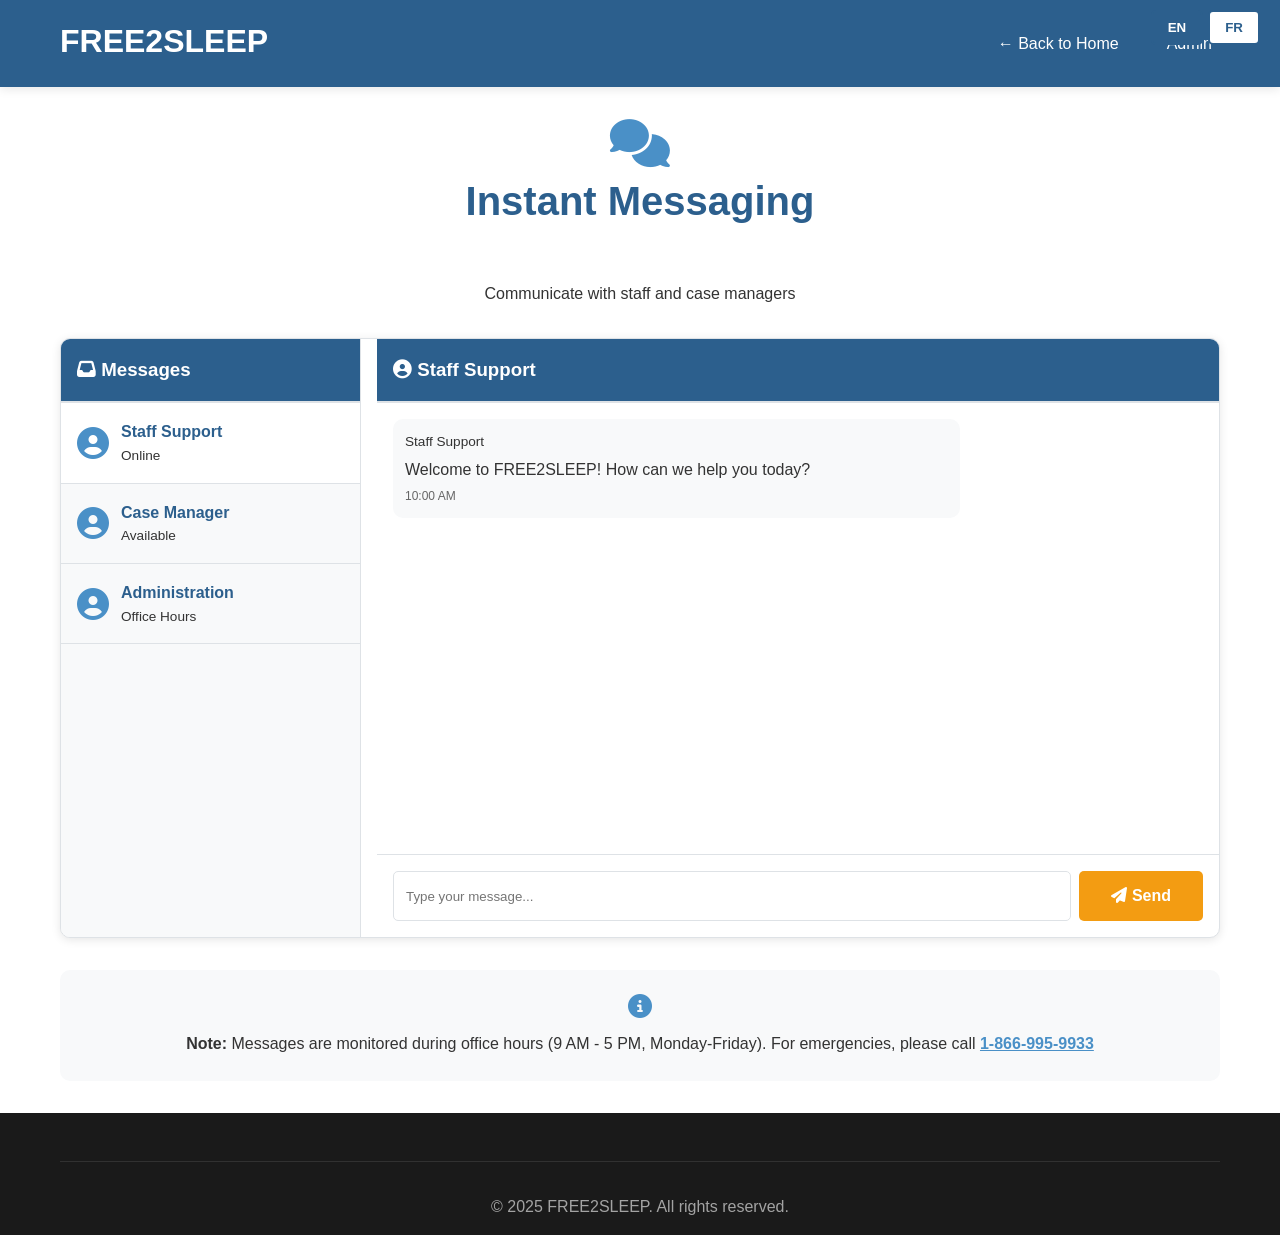
<file: messaging.html>
<!DOCTYPE html>
<html lang="en">
<head>
    <meta charset="UTF-8">
    <meta name="viewport" content="width=device-width, initial-scale=1.0">
    <title>Messaging - FREE2SLEEP</title>
    <link rel="stylesheet" href="css/styles.css">
    <link rel="stylesheet" href="https://cdnjs.cloudflare.com/ajax/libs/font-awesome/6.4.0/css/all.min.css">
</head>
<body>
    <div class="language-selector">
        <button id="lang-en" class="lang-btn active">EN</button>
        <button id="lang-fr" class="lang-btn">FR</button>
    </div>

    <nav class="navbar">
        <div class="container">
            <div class="nav-brand">
                <h1><a href="index.html" style="color: white; text-decoration: none;">FREE2SLEEP</a></h1>
            </div>
            <ul class="nav-menu" style="display: flex;">
                <li><a href="index.html">← Back to Home</a></li>
                <li><a href="admin.html">Admin</a></li>
            </ul>
        </div>
    </nav>

    <main style="padding: 2rem 0;">
        <div class="container">
            <div style="text-align: center; margin-bottom: 2rem;">
                <i class="fas fa-comments" style="font-size: 3rem; color: var(--secondary-color);"></i>
                <h2 class="section-title">Instant Messaging</h2>
                <p style="color: var(--text-dark);">Communicate with staff and case managers</p>
            </div>

            <div class="messaging-container" style="background: white; box-shadow: var(--shadow);">
                <!-- Conversation List -->
                <div class="conversation-list">
                    <div style="padding: 1rem; border-bottom: 2px solid var(--border-color); background: var(--primary-color); color: white;">
                        <h3 style="margin: 0;"><i class="fas fa-inbox"></i> Messages</h3>
                    </div>
                    <div id="conversationList">
                        <div class="conversation-item active" data-conversation="staff">
                            <div style="display: flex; align-items: center; gap: 0.75rem;">
                                <i class="fas fa-user-circle" style="font-size: 2rem; color: var(--secondary-color);"></i>
                                <div>
                                    <div style="font-weight: bold; color: var(--primary-color);">Staff Support</div>
                                    <div style="font-size: 0.85rem; color: var(--text-dark);">Online</div>
                                </div>
                            </div>
                        </div>
                        <div class="conversation-item" data-conversation="case-manager">
                            <div style="display: flex; align-items: center; gap: 0.75rem;">
                                <i class="fas fa-user-circle" style="font-size: 2rem; color: var(--secondary-color);"></i>
                                <div>
                                    <div style="font-weight: bold; color: var(--primary-color);">Case Manager</div>
                                    <div style="font-size: 0.85rem; color: var(--text-dark);">Available</div>
                                </div>
                            </div>
                        </div>
                        <div class="conversation-item" data-conversation="admin">
                            <div style="display: flex; align-items: center; gap: 0.75rem;">
                                <i class="fas fa-user-circle" style="font-size: 2rem; color: var(--secondary-color);"></i>
                                <div>
                                    <div style="font-weight: bold; color: var(--primary-color);">Administration</div>
                                    <div style="font-size: 0.85rem; color: var(--text-dark);">Office Hours</div>
                                </div>
                            </div>
                        </div>
                    </div>
                </div>

                <!-- Chat Area -->
                <div class="chat-area">
                    <div style="padding: 1rem; border-bottom: 2px solid var(--border-color); background: var(--primary-color); color: white;">
                        <h3 style="margin: 0;" id="chatTitle">
                            <i class="fas fa-user-circle"></i> Staff Support
                        </h3>
                    </div>
                    
                    <div class="chat-messages" id="chatMessages">
                        <div class="message received">
                            <div style="font-size: 0.85rem; color: var(--text-dark); margin-bottom: 0.25rem;">Staff Support</div>
                            <div>Welcome to FREE2SLEEP! How can we help you today?</div>
                            <div style="font-size: 0.75rem; color: #666; margin-top: 0.25rem;">10:00 AM</div>
                        </div>
                    </div>

                    <div class="chat-input">
                        <input type="text" id="messageInput" placeholder="Type your message..." 
                               aria-label="Message input">
                        <button class="btn btn-primary" onclick="sendMessage()">
                            <i class="fas fa-paper-plane"></i> Send
                        </button>
                    </div>
                </div>
            </div>

            <!-- Info Box -->
            <div style="margin-top: 2rem; padding: 1.5rem; background: var(--bg-light); border-radius: 10px; text-align: center;">
                <i class="fas fa-info-circle" style="color: var(--secondary-color); font-size: 1.5rem;"></i>
                <p style="margin-top: 0.5rem; color: var(--text-dark);">
                    <strong>Note:</strong> Messages are monitored during office hours (9 AM - 5 PM, Monday-Friday).
                    For emergencies, please call <a href="tel:1-866-995-9933" style="color: var(--secondary-color); font-weight: bold;">1-866-995-9933</a>
                </p>
            </div>
        </div>
    </main>

    <footer class="footer">
        <div class="container">
            <div class="footer-bottom">
                <p>&copy; 2025 FREE2SLEEP. All rights reserved.</p>
            </div>
        </div>
    </footer>

    <script src="js/api-client.js"></script>
    <script src="js/main.js"></script>
    <script>
        let currentConversation = 'staff';
        const conversations = {
            'staff': {
                title: 'Staff Support',
                messages: [
                    { type: 'received', sender: 'Staff Support', text: 'Welcome to FREE2SLEEP! How can we help you today?', time: '10:00 AM' }
                ]
            },
            'case-manager': {
                title: 'Case Manager',
                messages: [
                    { type: 'received', sender: 'Sarah Johnson', text: 'Hi! I\'m your case manager. Feel free to reach out with any questions.', time: '9:30 AM' }
                ]
            },
            'admin': {
                title: 'Administration',
                messages: [
                    { type: 'received', sender: 'Administration', text: 'Hello! This is the administration team. How may we assist you?', time: '9:00 AM' }
                ]
            }
        };

        // Switch conversation
        document.querySelectorAll('.conversation-item').forEach(item => {
            item.addEventListener('click', function() {
                document.querySelectorAll('.conversation-item').forEach(i => i.classList.remove('active'));
                this.classList.add('active');
                currentConversation = this.getAttribute('data-conversation');
                loadConversation(currentConversation);
            });
        });

        // Load conversation
        async function loadConversation(convId) {
            const conv = conversations[convId];
            document.getElementById('chatTitle').innerHTML = `<i class="fas fa-user-circle"></i> ${conv.title}`;
            
            const chatMessages = document.getElementById('chatMessages');
            chatMessages.innerHTML = '<p style="text-align: center;">Loading messages...</p>';
            
            // Try to load messages from API
            if (window.FREE2SLEEP_API) {
                try {
                    const result = await window.FREE2SLEEP_API.getMessages(convId);
                    const apiMessages = result?.data?.messages || [];
                    
                    // Merge API messages with local conversation messages
                    conv.messages = [
                        ...conv.messages.filter(m => m.type === 'received'), // Keep default welcome messages
                        ...apiMessages.map(m => ({
                            type: m.sender_type === 'client' ? 'sent' : 'received',
                            sender: m.sender_name || m.sender_type,
                            text: m.message_content,
                            time: new Date(m.timestamp).toLocaleTimeString('en-US', { hour: 'numeric', minute: '2-digit', hour12: true })
                        }))
                    ];
                } catch (error) {
                    console.error('Failed to load messages:', error);
                }
            }
            
            chatMessages.innerHTML = '';
            conv.messages.forEach(msg => {
                const messageDiv = document.createElement('div');
                messageDiv.className = `message ${msg.type}`;
                messageDiv.innerHTML = `
                    ${msg.type === 'received' ? `<div style="font-size: 0.85rem; color: var(--text-dark); margin-bottom: 0.25rem;">${msg.sender}</div>` : ''}
                    <div>${msg.text}</div>
                    <div style="font-size: 0.75rem; color: #666; margin-top: 0.25rem;">${msg.time}</div>
                `;
                chatMessages.appendChild(messageDiv);
            });
            
            chatMessages.scrollTop = chatMessages.scrollHeight;
        }

        // Send message
        async function sendMessage() {
            const input = document.getElementById('messageInput');
            const text = input.value.trim();
            
            if (text) {
                const now = new Date();
                const time = now.toLocaleTimeString('en-US', { hour: 'numeric', minute: '2-digit', hour12: true });
                
                // Add to local conversation immediately
                conversations[currentConversation].messages.push({
                    type: 'sent',
                    text: text,
                    time: time
                });
                
                input.value = '';
                loadConversation(currentConversation);
                
                // Send to API
                if (window.FREE2SLEEP_API) {
                    try {
                        await window.FREE2SLEEP_API.sendMessage(currentConversation, text, 'client', 'User');
                    } catch (error) {
                        console.error('Failed to send message:', error);
                        // Message already displayed locally, so no need to show error to user
                    }
                }
                
                // Simulate response after 2 seconds
                setTimeout(() => {
                    const responses = [
                        'Thank you for your message. A staff member will respond shortly.',
                        'We\'ve received your message and will get back to you soon.',
                        'Thanks for reaching out. We\'re here to help!'
                    ];
                    const response = responses[Math.floor(Math.random() * responses.length)];
                    
                    conversations[currentConversation].messages.push({
                        type: 'received',
                        sender: conversations[currentConversation].title,
                        text: response,
                        time: new Date().toLocaleTimeString('en-US', { hour: 'numeric', minute: '2-digit', hour12: true })
                    });
                    
                    loadConversation(currentConversation);
                }, 2000);
            }
        }

        // Send on Enter key
        document.getElementById('messageInput').addEventListener('keypress', function(e) {
            if (e.key === 'Enter') {
                sendMessage();
            }
        });
    </script>
</body>
</html>
</file>
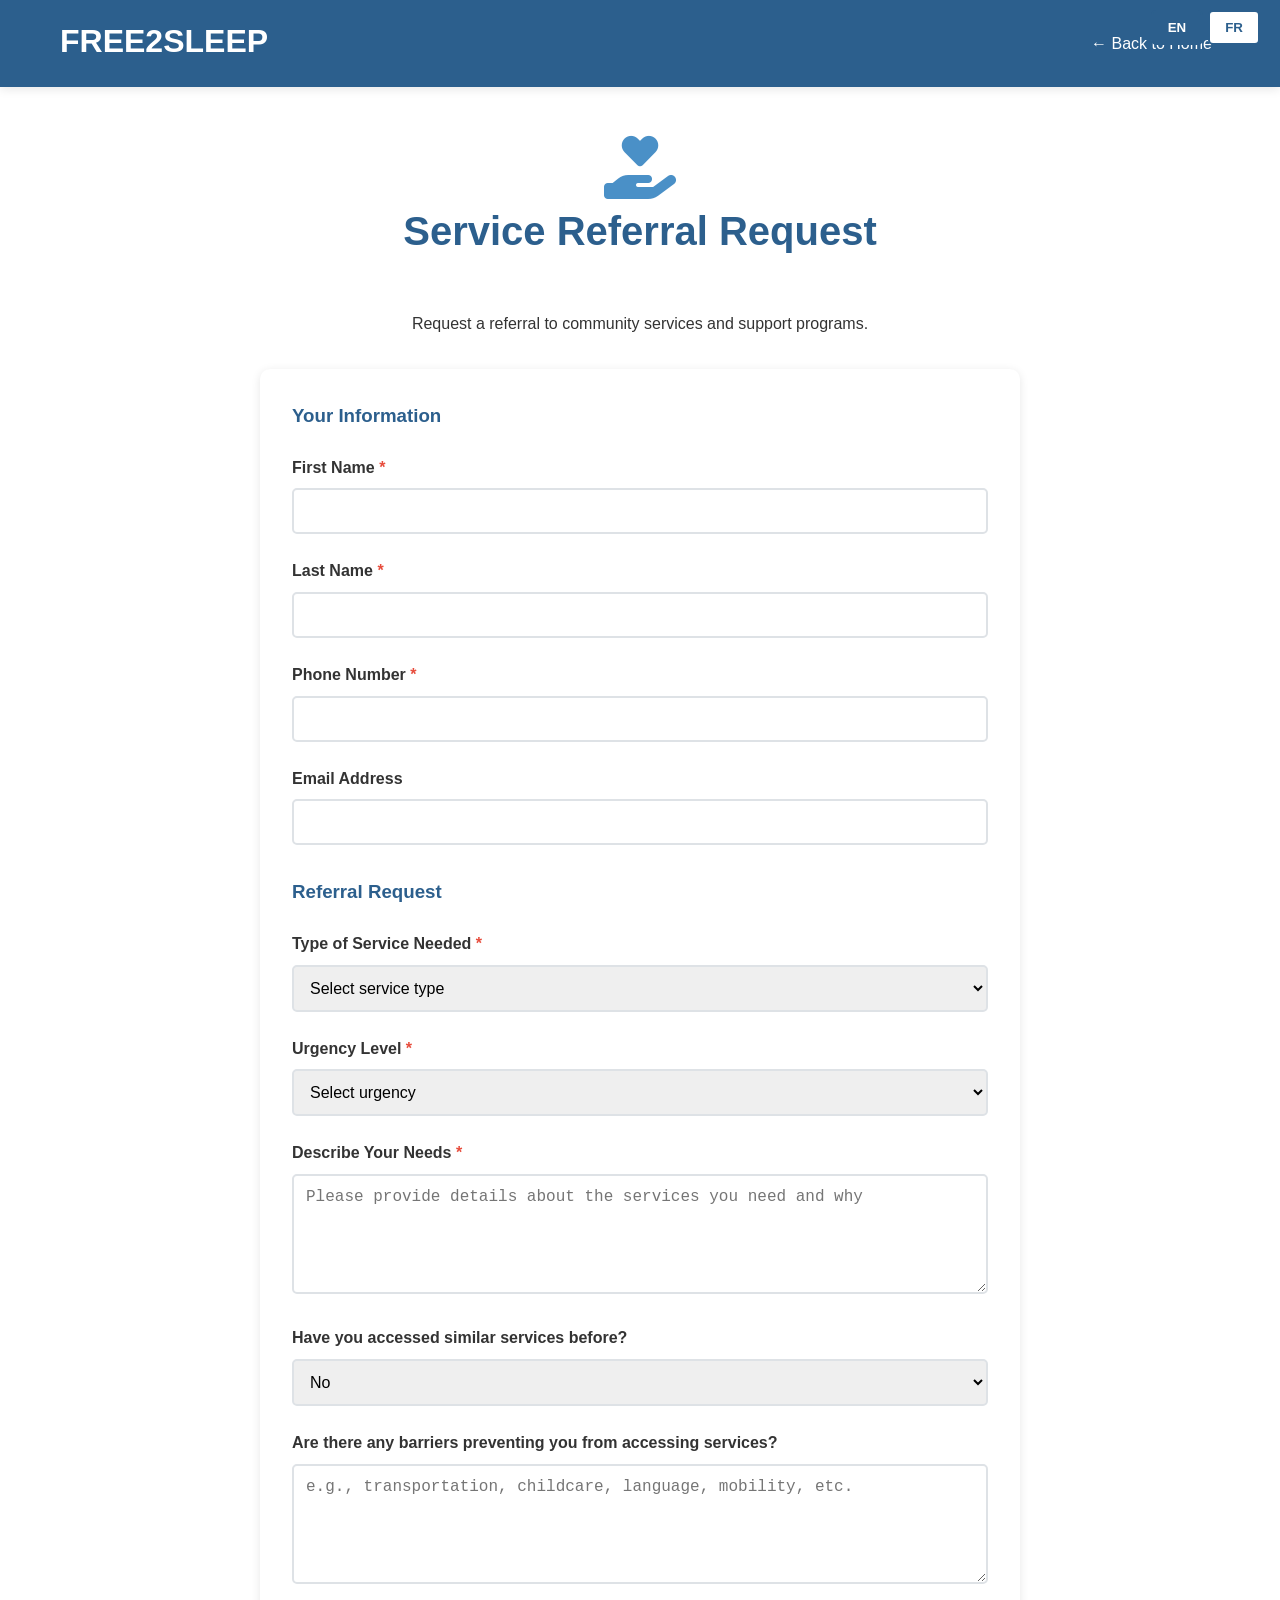
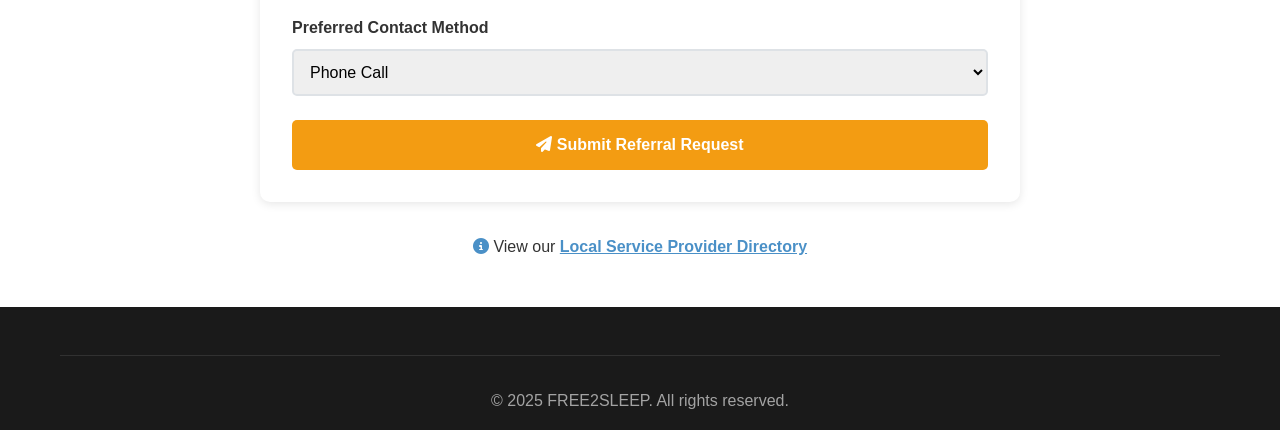
<file: referral.html>
<!DOCTYPE html>
<html lang="en">
<head>
    <meta charset="UTF-8">
    <meta name="viewport" content="width=device-width, initial-scale=1.0">
    <title>Service Referral - FREE2SLEEP</title>
    <link rel="stylesheet" href="css/styles.css">
    <link rel="stylesheet" href="https://cdnjs.cloudflare.com/ajax/libs/font-awesome/6.4.0/css/all.min.css">
</head>
<body>
    <div class="language-selector">
        <button id="lang-en" class="lang-btn active">EN</button>
        <button id="lang-fr" class="lang-btn">FR</button>
    </div>

    <nav class="navbar">
        <div class="container">
            <div class="nav-brand">
                <h1><a href="index.html" style="color: white; text-decoration: none;">FREE2SLEEP</a></h1>
            </div>
            <ul class="nav-menu" style="display: flex;">
                <li><a href="index.html">← Back to Home</a></li>
            </ul>
        </div>
    </nav>

    <main class="form-container">
        <div class="container">
            <div style="text-align: center; margin-bottom: 2rem;">
                <i class="fas fa-hand-holding-heart" style="font-size: 4rem; color: var(--secondary-color);"></i>
                <h2 class="section-title">Service Referral Request</h2>
                <p style="color: var(--text-dark); max-width: 600px; margin: 0 auto;">
                    Request a referral to community services and support programs.
                </p>
            </div>

            <form id="referral-form" style="background: white; padding: 2rem; border-radius: 10px; box-shadow: var(--shadow);">
                <h3 style="color: var(--primary-color); margin-bottom: 1.5rem;">Your Information</h3>
                
                <div class="form-group">
                    <label for="firstName">First Name <span class="form-required">*</span></label>
                    <input type="text" id="firstName" name="firstName" required>
                </div>

                <div class="form-group">
                    <label for="lastName">Last Name <span class="form-required">*</span></label>
                    <input type="text" id="lastName" name="lastName" required>
                </div>

                <div class="form-group">
                    <label for="phone">Phone Number <span class="form-required">*</span></label>
                    <input type="tel" id="phone" name="phone" required>
                </div>

                <div class="form-group">
                    <label for="email">Email Address</label>
                    <input type="email" id="email" name="email">
                </div>

                <h3 style="color: var(--primary-color); margin: 2rem 0 1.5rem;">Referral Request</h3>

                <div class="form-group">
                    <label for="serviceType">Type of Service Needed <span class="form-required">*</span></label>
                    <select id="serviceType" name="serviceType" required>
                        <option value="">Select service type</option>
                        <option value="mental-health">Mental Health Services</option>
                        <option value="addiction">Addiction Treatment</option>
                        <option value="medical">Medical/Healthcare</option>
                        <option value="dental">Dental Services</option>
                        <option value="employment">Employment Services</option>
                        <option value="housing">Housing Support</option>
                        <option value="legal">Legal Aid</option>
                        <option value="financial">Financial Assistance</option>
                        <option value="food">Food Bank/Meal Programs</option>
                        <option value="clothing">Clothing/Personal Items</option>
                        <option value="counseling">Counseling Services</option>
                        <option value="education">Education/Training</option>
                        <option value="transportation">Transportation</option>
                        <option value="childcare">Childcare Services</option>
                        <option value="other">Other</option>
                    </select>
                </div>

                <div class="form-group">
                    <label for="urgency">Urgency Level <span class="form-required">*</span></label>
                    <select id="urgency" name="urgency" required>
                        <option value="">Select urgency</option>
                        <option value="emergency">Emergency - Immediate need</option>
                        <option value="urgent">Urgent - Within 1 week</option>
                        <option value="soon">Soon - Within 1 month</option>
                        <option value="general">General - Flexible timing</option>
                    </select>
                </div>

                <div class="form-group">
                    <label for="description">Describe Your Needs <span class="form-required">*</span></label>
                    <textarea id="description" name="description" rows="4" required 
                              placeholder="Please provide details about the services you need and why"></textarea>
                </div>

                <div class="form-group">
                    <label for="previousServices">Have you accessed similar services before?</label>
                    <select id="previousServices" name="previousServices">
                        <option value="no">No</option>
                        <option value="yes">Yes</option>
                    </select>
                </div>

                <div class="form-group">
                    <label for="barriers">Are there any barriers preventing you from accessing services?</label>
                    <textarea id="barriers" name="barriers" rows="3" 
                              placeholder="e.g., transportation, childcare, language, mobility, etc."></textarea>
                </div>

                <div class="form-group">
                    <label for="preferredContact">Preferred Contact Method</label>
                    <select id="preferredContact" name="preferredContact">
                        <option value="phone">Phone Call</option>
                        <option value="text">Text Message</option>
                        <option value="email">Email</option>
                        <option value="in-person">In Person</option>
                    </select>
                </div>

                <button type="submit" class="btn btn-primary" style="width: 100%;">
                    <i class="fas fa-paper-plane"></i> Submit Referral Request
                </button>
            </form>

            <div style="margin-top: 2rem; text-align: center;">
                <p style="color: var(--text-dark);">
                    <i class="fas fa-info-circle" style="color: var(--secondary-color);"></i>
                    View our <a href="service-providers.html" style="color: var(--secondary-color); font-weight: bold;">Local Service Provider Directory</a>
                </p>
            </div>
        </div>
    </main>

    <footer class="footer">
        <div class="container">
            <div class="footer-bottom">
                <p>&copy; 2025 FREE2SLEEP. All rights reserved.</p>
            </div>
        </div>
    </footer>

    <script src="js/api-client.js"></script>
    <script src="js/main.js"></script>
</body>
</html>
</file>
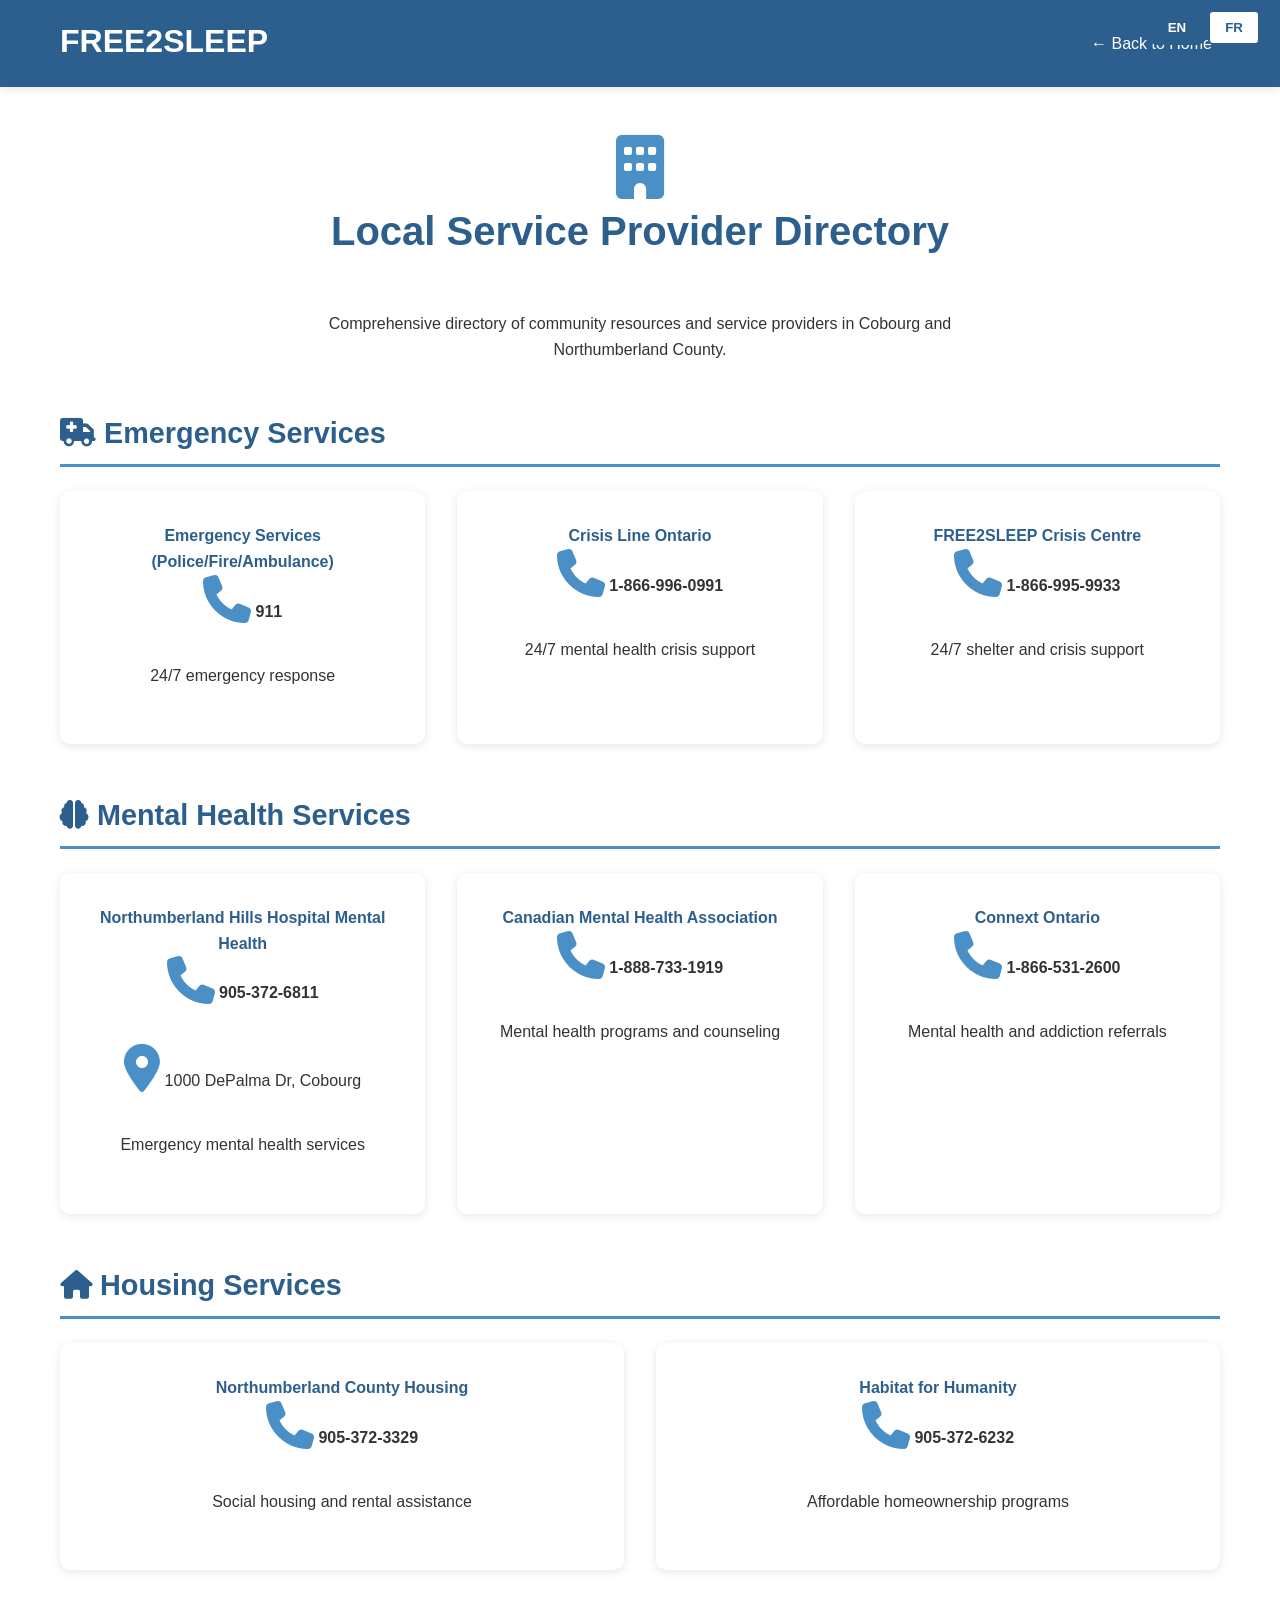
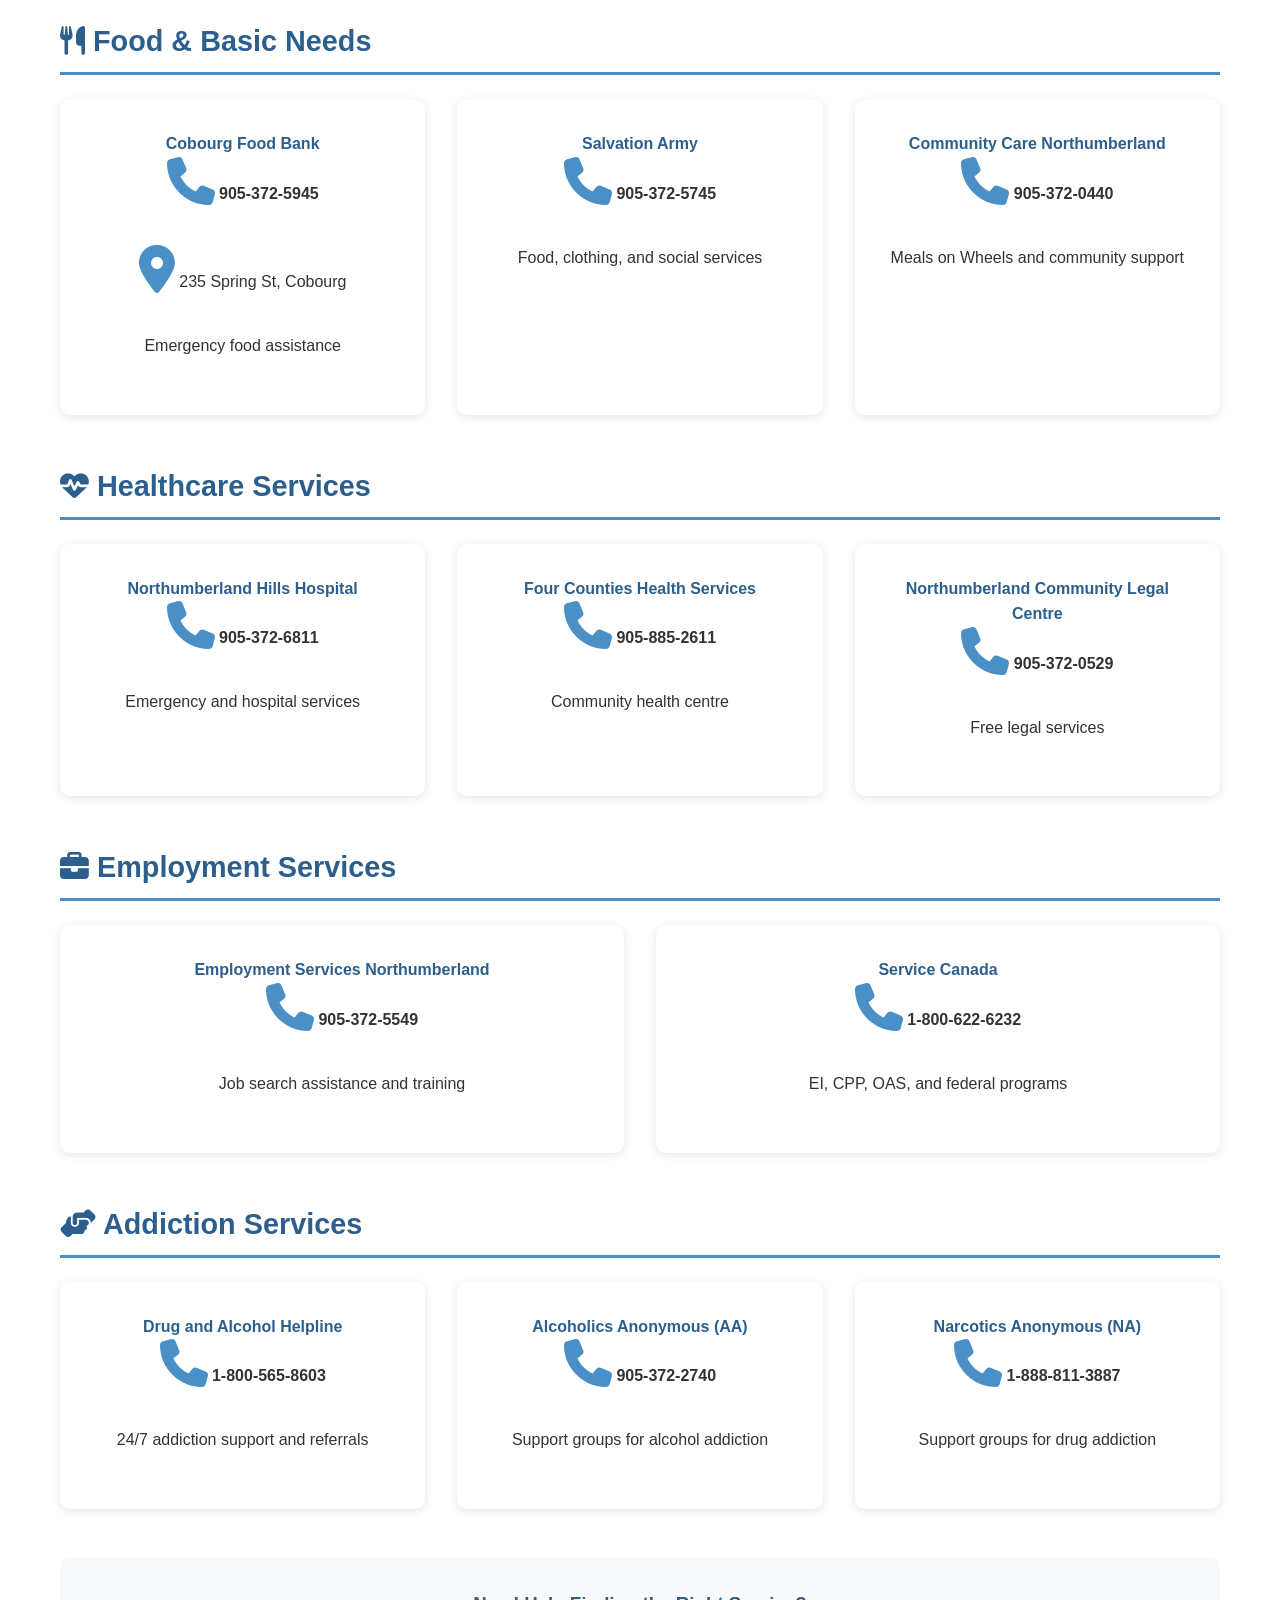
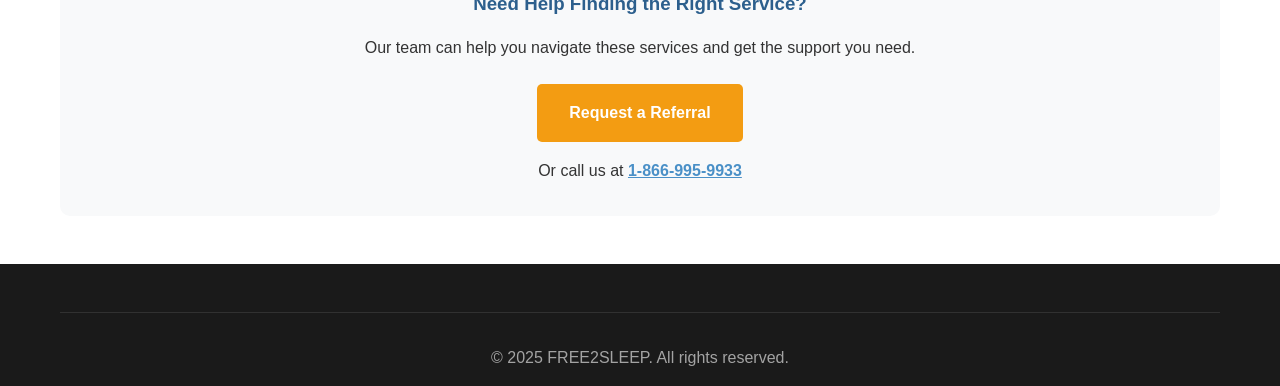
<file: service-providers.html>
<!DOCTYPE html>
<html lang="en">
<head>
    <meta charset="UTF-8">
    <meta name="viewport" content="width=device-width, initial-scale=1.0">
    <title>Local Service Providers - FREE2SLEEP</title>
    <link rel="stylesheet" href="css/styles.css">
    <link rel="stylesheet" href="https://cdnjs.cloudflare.com/ajax/libs/font-awesome/6.4.0/css/all.min.css">
</head>
<body>
    <div class="language-selector">
        <button id="lang-en" class="lang-btn active">EN</button>
        <button id="lang-fr" class="lang-btn">FR</button>
    </div>

    <nav class="navbar">
        <div class="container">
            <div class="nav-brand">
                <h1><a href="index.html" style="color: white; text-decoration: none;">FREE2SLEEP</a></h1>
            </div>
            <ul class="nav-menu" style="display: flex;">
                <li><a href="index.html">← Back to Home</a></li>
            </ul>
        </div>
    </nav>

    <main style="padding: 3rem 0;">
        <div class="container">
            <div style="text-align: center; margin-bottom: 3rem;">
                <i class="fas fa-building" style="font-size: 4rem; color: var(--secondary-color);"></i>
                <h2 class="section-title">Local Service Provider Directory</h2>
                <p style="color: var(--text-dark); max-width: 700px; margin: 0 auto;">
                    Comprehensive directory of community resources and service providers in Cobourg and Northumberland County.
                </p>
            </div>

            <!-- Emergency Services -->
            <section style="margin-bottom: 3rem;">
                <h3 style="color: var(--primary-color); font-size: 1.8rem; margin-bottom: 1.5rem; padding-bottom: 0.5rem; border-bottom: 3px solid var(--secondary-color);">
                    <i class="fas fa-ambulance"></i> Emergency Services
                </h3>
                <div class="services-grid">
                    <div class="service-card">
                        <h4 style="color: var(--primary-color);">Emergency Services (Police/Fire/Ambulance)</h4>
                        <p><i class="fas fa-phone"></i> <strong>911</strong></p>
                        <p>24/7 emergency response</p>
                    </div>
                    <div class="service-card">
                        <h4 style="color: var(--primary-color);">Crisis Line Ontario</h4>
                        <p><i class="fas fa-phone"></i> <strong>1-866-996-0991</strong></p>
                        <p>24/7 mental health crisis support</p>
                    </div>
                    <div class="service-card">
                        <h4 style="color: var(--primary-color);">FREE2SLEEP Crisis Centre</h4>
                        <p><i class="fas fa-phone"></i> <strong>1-866-995-9933</strong></p>
                        <p>24/7 shelter and crisis support</p>
                    </div>
                </div>
            </section>

            <!-- Mental Health Services -->
            <section style="margin-bottom: 3rem;">
                <h3 style="color: var(--primary-color); font-size: 1.8rem; margin-bottom: 1.5rem; padding-bottom: 0.5rem; border-bottom: 3px solid var(--secondary-color);">
                    <i class="fas fa-brain"></i> Mental Health Services
                </h3>
                <div class="services-grid">
                    <div class="service-card">
                        <h4 style="color: var(--primary-color);">Northumberland Hills Hospital Mental Health</h4>
                        <p><i class="fas fa-phone"></i> <strong>905-372-6811</strong></p>
                        <p><i class="fas fa-map-marker-alt"></i> 1000 DePalma Dr, Cobourg</p>
                        <p>Emergency mental health services</p>
                    </div>
                    <div class="service-card">
                        <h4 style="color: var(--primary-color);">Canadian Mental Health Association</h4>
                        <p><i class="fas fa-phone"></i> <strong>1-888-733-1919</strong></p>
                        <p>Mental health programs and counseling</p>
                    </div>
                    <div class="service-card">
                        <h4 style="color: var(--primary-color);">Connext Ontario</h4>
                        <p><i class="fas fa-phone"></i> <strong>1-866-531-2600</strong></p>
                        <p>Mental health and addiction referrals</p>
                    </div>
                </div>
            </section>

            <!-- Housing Services -->
            <section style="margin-bottom: 3rem;">
                <h3 style="color: var(--primary-color); font-size: 1.8rem; margin-bottom: 1.5rem; padding-bottom: 0.5rem; border-bottom: 3px solid var(--secondary-color);">
                    <i class="fas fa-home"></i> Housing Services
                </h3>
                <div class="services-grid">
                    <div class="service-card">
                        <h4 style="color: var(--primary-color);">Northumberland County Housing</h4>
                        <p><i class="fas fa-phone"></i> <strong>905-372-3329</strong></p>
                        <p>Social housing and rental assistance</p>
                    </div>
                    <div class="service-card">
                        <h4 style="color: var(--primary-color);">Habitat for Humanity</h4>
                        <p><i class="fas fa-phone"></i> <strong>905-372-6232</strong></p>
                        <p>Affordable homeownership programs</p>
                    </div>
                </div>
            </section>

            <!-- Food & Basic Needs -->
            <section style="margin-bottom: 3rem;">
                <h3 style="color: var(--primary-color); font-size: 1.8rem; margin-bottom: 1.5rem; padding-bottom: 0.5rem; border-bottom: 3px solid var(--secondary-color);">
                    <i class="fas fa-utensils"></i> Food & Basic Needs
                </h3>
                <div class="services-grid">
                    <div class="service-card">
                        <h4 style="color: var(--primary-color);">Cobourg Food Bank</h4>
                        <p><i class="fas fa-phone"></i> <strong>905-372-5945</strong></p>
                        <p><i class="fas fa-map-marker-alt"></i> 235 Spring St, Cobourg</p>
                        <p>Emergency food assistance</p>
                    </div>
                    <div class="service-card">
                        <h4 style="color: var(--primary-color);">Salvation Army</h4>
                        <p><i class="fas fa-phone"></i> <strong>905-372-5745</strong></p>
                        <p>Food, clothing, and social services</p>
                    </div>
                    <div class="service-card">
                        <h4 style="color: var(--primary-color);">Community Care Northumberland</h4>
                        <p><i class="fas fa-phone"></i> <strong>905-372-0440</strong></p>
                        <p>Meals on Wheels and community support</p>
                    </div>
                </div>
            </section>

            <!-- Healthcare Services -->
            <section style="margin-bottom: 3rem;">
                <h3 style="color: var(--primary-color); font-size: 1.8rem; margin-bottom: 1.5rem; padding-bottom: 0.5rem; border-bottom: 3px solid var(--secondary-color);">
                    <i class="fas fa-heartbeat"></i> Healthcare Services
                </h3>
                <div class="services-grid">
                    <div class="service-card">
                        <h4 style="color: var(--primary-color);">Northumberland Hills Hospital</h4>
                        <p><i class="fas fa-phone"></i> <strong>905-372-6811</strong></p>
                        <p>Emergency and hospital services</p>
                    </div>
                    <div class="service-card">
                        <h4 style="color: var(--primary-color);">Four Counties Health Services</h4>
                        <p><i class="fas fa-phone"></i> <strong>905-885-2611</strong></p>
                        <p>Community health centre</p>
                    </div>
                    <div class="service-card">
                        <h4 style="color: var(--primary-color);">Northumberland Community Legal Centre</h4>
                        <p><i class="fas fa-phone"></i> <strong>905-372-0529</strong></p>
                        <p>Free legal services</p>
                    </div>
                </div>
            </section>

            <!-- Employment Services -->
            <section style="margin-bottom: 3rem;">
                <h3 style="color: var(--primary-color); font-size: 1.8rem; margin-bottom: 1.5rem; padding-bottom: 0.5rem; border-bottom: 3px solid var(--secondary-color);">
                    <i class="fas fa-briefcase"></i> Employment Services
                </h3>
                <div class="services-grid">
                    <div class="service-card">
                        <h4 style="color: var(--primary-color);">Employment Services Northumberland</h4>
                        <p><i class="fas fa-phone"></i> <strong>905-372-5549</strong></p>
                        <p>Job search assistance and training</p>
                    </div>
                    <div class="service-card">
                        <h4 style="color: var(--primary-color);">Service Canada</h4>
                        <p><i class="fas fa-phone"></i> <strong>1-800-622-6232</strong></p>
                        <p>EI, CPP, OAS, and federal programs</p>
                    </div>
                </div>
            </section>

            <!-- Addiction Services -->
            <section style="margin-bottom: 3rem;">
                <h3 style="color: var(--primary-color); font-size: 1.8rem; margin-bottom: 1.5rem; padding-bottom: 0.5rem; border-bottom: 3px solid var(--secondary-color);">
                    <i class="fas fa-hands-helping"></i> Addiction Services
                </h3>
                <div class="services-grid">
                    <div class="service-card">
                        <h4 style="color: var(--primary-color);">Drug and Alcohol Helpline</h4>
                        <p><i class="fas fa-phone"></i> <strong>1-800-565-8603</strong></p>
                        <p>24/7 addiction support and referrals</p>
                    </div>
                    <div class="service-card">
                        <h4 style="color: var(--primary-color);">Alcoholics Anonymous (AA)</h4>
                        <p><i class="fas fa-phone"></i> <strong>905-372-2740</strong></p>
                        <p>Support groups for alcohol addiction</p>
                    </div>
                    <div class="service-card">
                        <h4 style="color: var(--primary-color);">Narcotics Anonymous (NA)</h4>
                        <p><i class="fas fa-phone"></i> <strong>1-888-811-3887</strong></p>
                        <p>Support groups for drug addiction</p>
                    </div>
                </div>
            </section>

            <!-- Call to Action -->
            <div style="background: var(--bg-light); padding: 2rem; border-radius: 10px; text-align: center; margin-top: 3rem;">
                <h3 style="color: var(--primary-color); margin-bottom: 1rem;">Need Help Finding the Right Service?</h3>
                <p style="margin-bottom: 1.5rem;">Our team can help you navigate these services and get the support you need.</p>
                <a href="referral.html" class="btn btn-primary">Request a Referral</a>
                <p style="margin-top: 1rem; color: var(--text-dark);">
                    Or call us at <a href="tel:1-866-995-9933" style="color: var(--secondary-color); font-weight: bold;">1-866-995-9933</a>
                </p>
            </div>
        </div>
    </main>

    <footer class="footer">
        <div class="container">
            <div class="footer-bottom">
                <p>&copy; 2025 FREE2SLEEP. All rights reserved.</p>
            </div>
        </div>
    </footer>

    <script src="js/api-client.js"></script>
    <script src="js/main.js"></script>
</body>
</html>
</file>
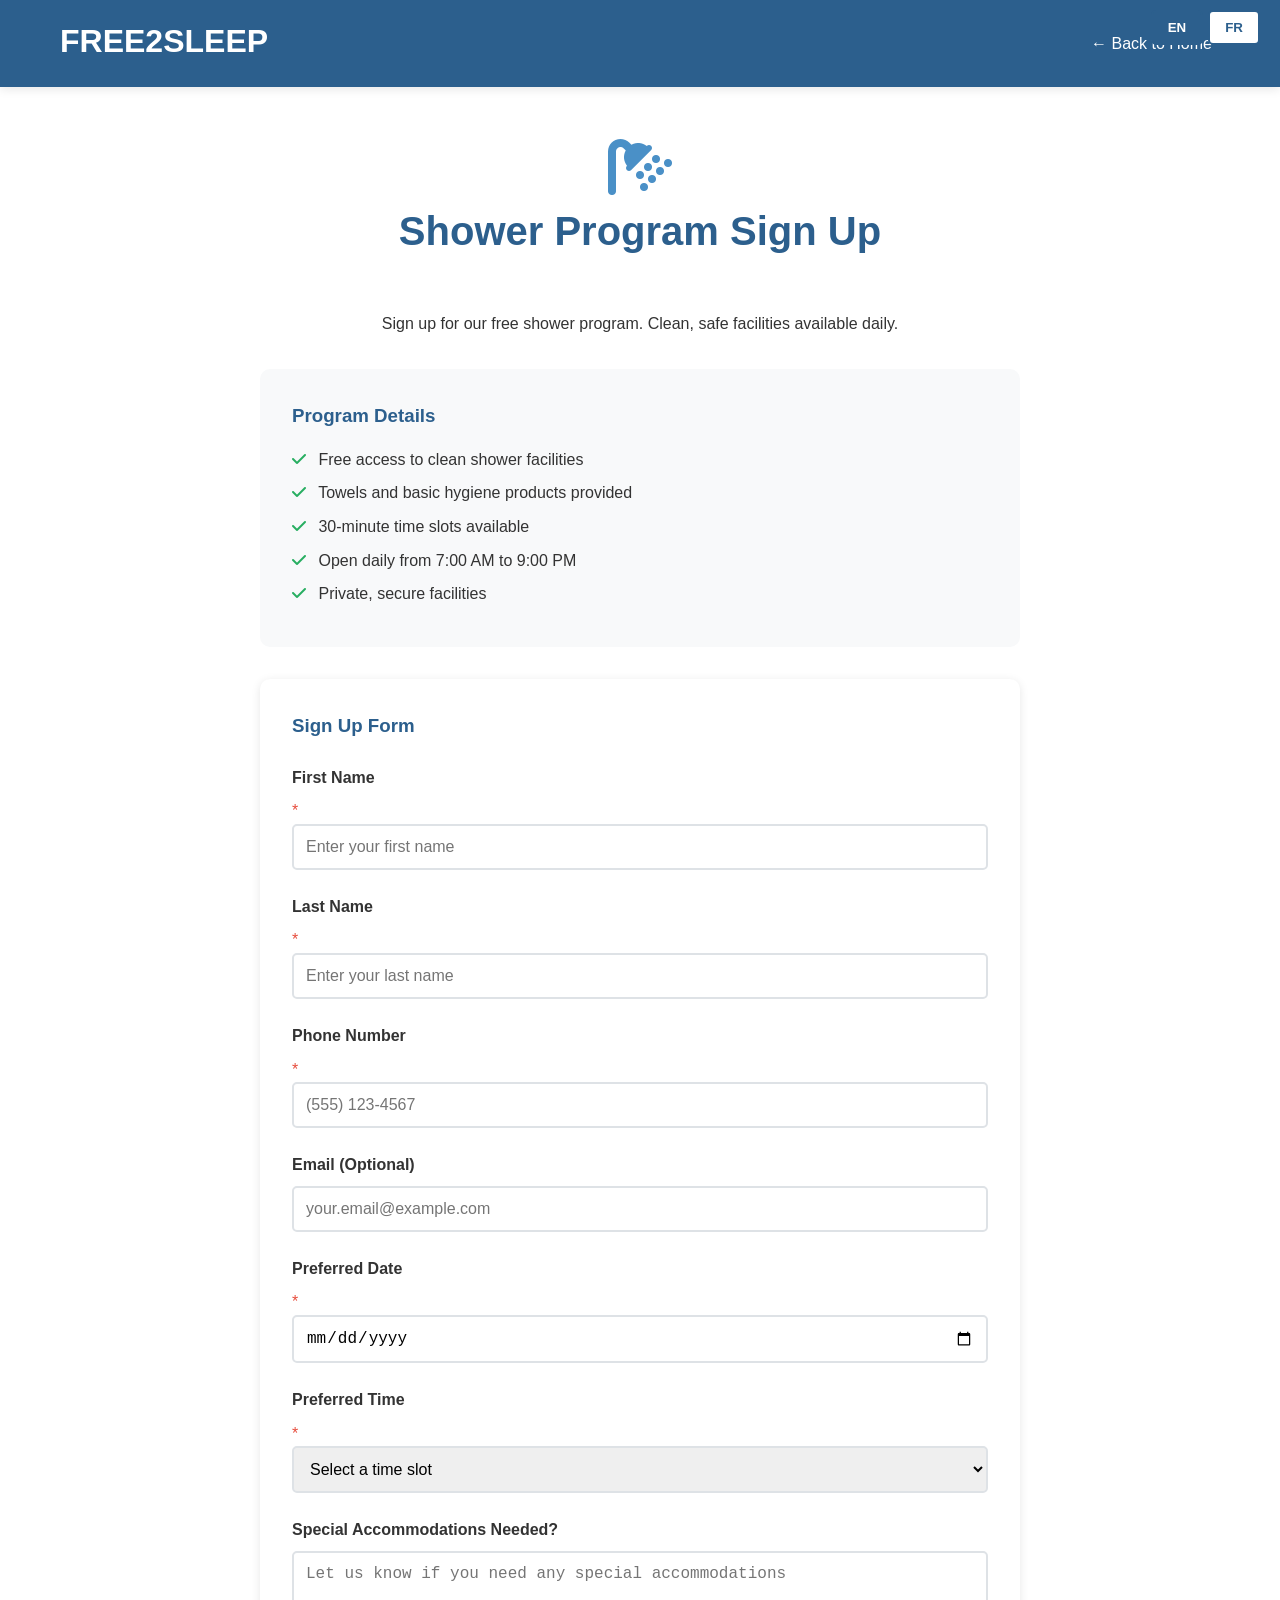
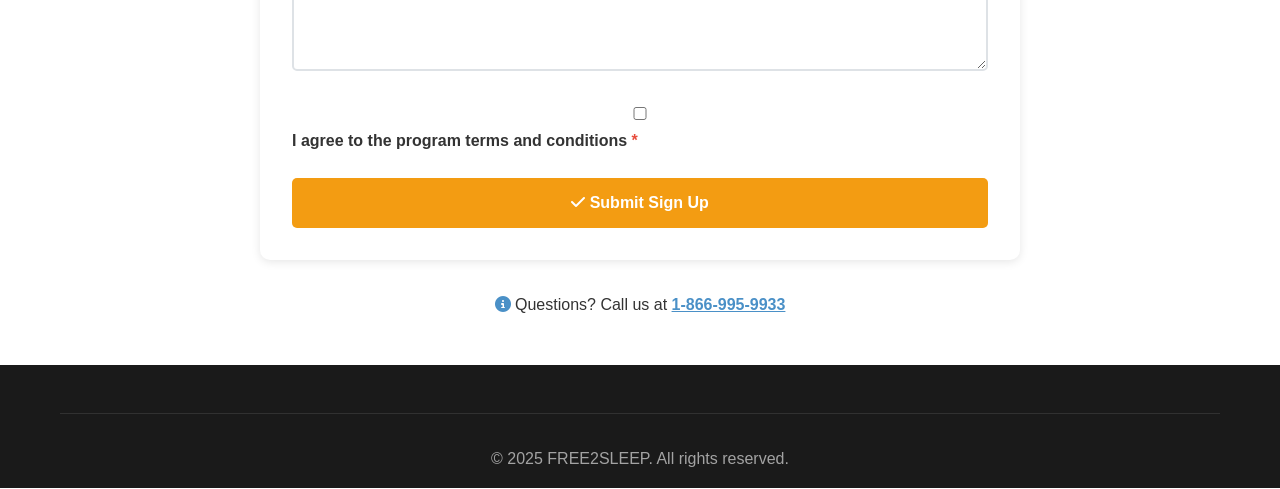
<file: shower-program.html>
<!DOCTYPE html>
<html lang="en">
<head>
    <meta charset="UTF-8">
    <meta name="viewport" content="width=device-width, initial-scale=1.0">
    <title>Shower Program Sign Up - FREE2SLEEP</title>
    <link rel="stylesheet" href="css/styles.css">
    <link rel="stylesheet" href="https://cdnjs.cloudflare.com/ajax/libs/font-awesome/6.4.0/css/all.min.css">
</head>
<body>
    <!-- Language Selector -->
    <div class="language-selector">
        <button id="lang-en" class="lang-btn active" aria-label="English">EN</button>
        <button id="lang-fr" class="lang-btn" aria-label="Français">FR</button>
    </div>

    <!-- Navigation -->
    <nav class="navbar">
        <div class="container">
            <div class="nav-brand">
                <h1><a href="index.html" style="color: white; text-decoration: none;">FREE2SLEEP</a></h1>
            </div>
            <ul class="nav-menu" style="display: flex;">
                <li><a href="index.html" data-en="← Back to Home" data-fr="← Retour à l'accueil">← Back to Home</a></li>
            </ul>
        </div>
    </nav>

    <!-- Main Content -->
    <main class="form-container">
        <div class="container">
            <div style="text-align: center; margin-bottom: 2rem;">
                <i class="fas fa-shower" style="font-size: 4rem; color: var(--secondary-color);"></i>
                <h2 class="section-title" data-en="Shower Program Sign Up" data-fr="Inscription au programme de douche">Shower Program Sign Up</h2>
                <p style="color: var(--text-dark); max-width: 600px; margin: 0 auto;" 
                   data-en="Sign up for our free shower program. Clean, safe facilities available daily." 
                   data-fr="Inscrivez-vous à notre programme de douche gratuit. Installations propres et sûres disponibles quotidiennement.">
                    Sign up for our free shower program. Clean, safe facilities available daily.
                </p>
            </div>

            <!-- Program Information -->
            <div style="background: var(--bg-light); padding: 2rem; border-radius: 10px; margin-bottom: 2rem;">
                <h3 style="color: var(--primary-color); margin-bottom: 1rem;" 
                    data-en="Program Details" data-fr="Détails du programme">Program Details</h3>
                <ul style="list-style: none; padding: 0;">
                    <li style="margin-bottom: 0.5rem;"><i class="fas fa-check" style="color: var(--success-color); margin-right: 0.5rem;"></i> 
                        <span data-en="Free access to clean shower facilities" data-fr="Accès gratuit à des installations de douche propres">Free access to clean shower facilities</span>
                    </li>
                    <li style="margin-bottom: 0.5rem;"><i class="fas fa-check" style="color: var(--success-color); margin-right: 0.5rem;"></i> 
                        <span data-en="Towels and basic hygiene products provided" data-fr="Serviettes et produits d'hygiène de base fournis">Towels and basic hygiene products provided</span>
                    </li>
                    <li style="margin-bottom: 0.5rem;"><i class="fas fa-check" style="color: var(--success-color); margin-right: 0.5rem;"></i> 
                        <span data-en="30-minute time slots available" data-fr="Créneaux de 30 minutes disponibles">30-minute time slots available</span>
                    </li>
                    <li style="margin-bottom: 0.5rem;"><i class="fas fa-check" style="color: var(--success-color); margin-right: 0.5rem;"></i> 
                        <span data-en="Open daily from 7:00 AM to 9:00 PM" data-fr="Ouvert tous les jours de 7h00 à 21h00">Open daily from 7:00 AM to 9:00 PM</span>
                    </li>
                    <li style="margin-bottom: 0.5rem;"><i class="fas fa-check" style="color: var(--success-color); margin-right: 0.5rem;"></i> 
                        <span data-en="Private, secure facilities" data-fr="Installations privées et sécurisées">Private, secure facilities</span>
                    </li>
                </ul>
            </div>

            <!-- Sign Up Form -->
            <form id="shower-signup-form" style="background: white; padding: 2rem; border-radius: 10px; box-shadow: var(--shadow);">
                <h3 style="color: var(--primary-color); margin-bottom: 1.5rem;" 
                    data-en="Sign Up Form" data-fr="Formulaire d'inscription">Sign Up Form</h3>
                
                <div class="form-group">
                    <label for="firstName" data-en="First Name" data-fr="Prénom">First Name</label>
                    <span class="form-required">*</span>
                    <input type="text" id="firstName" name="firstName" required 
                           aria-required="true" placeholder="Enter your first name">
                </div>

                <div class="form-group">
                    <label for="lastName" data-en="Last Name" data-fr="Nom de famille">Last Name</label>
                    <span class="form-required">*</span>
                    <input type="text" id="lastName" name="lastName" required 
                           aria-required="true" placeholder="Enter your last name">
                </div>

                <div class="form-group">
                    <label for="phone" data-en="Phone Number" data-fr="Numéro de téléphone">Phone Number</label>
                    <span class="form-required">*</span>
                    <input type="tel" id="phone" name="phone" required 
                           aria-required="true" placeholder="(555) 123-4567">
                </div>

                <div class="form-group">
                    <label for="email" data-en="Email (Optional)" data-fr="Email (Optionnel)">Email (Optional)</label>
                    <input type="email" id="email" name="email" placeholder="your.email@example.com">
                </div>

                <div class="form-group">
                    <label for="preferredDate" data-en="Preferred Date" data-fr="Date préférée">Preferred Date</label>
                    <span class="form-required">*</span>
                    <input type="date" id="preferredDate" name="preferredDate" required 
                           aria-required="true" min="">
                </div>

                <div class="form-group">
                    <label for="preferredTime" data-en="Preferred Time" data-fr="Heure préférée">Preferred Time</label>
                    <span class="form-required">*</span>
                    <select id="preferredTime" name="preferredTime" required aria-required="true">
                        <option value="" data-en="Select a time slot" data-fr="Sélectionnez un créneau horaire">Select a time slot</option>
                        <option value="07:00">7:00 AM</option>
                        <option value="08:00">8:00 AM</option>
                        <option value="09:00">9:00 AM</option>
                        <option value="10:00">10:00 AM</option>
                        <option value="11:00">11:00 AM</option>
                        <option value="12:00">12:00 PM</option>
                        <option value="13:00">1:00 PM</option>
                        <option value="14:00">2:00 PM</option>
                        <option value="15:00">3:00 PM</option>
                        <option value="16:00">4:00 PM</option>
                        <option value="17:00">5:00 PM</option>
                        <option value="18:00">6:00 PM</option>
                        <option value="19:00">7:00 PM</option>
                        <option value="20:00">8:00 PM</option>
                    </select>
                </div>

                <div class="form-group">
                    <label for="specialNeeds" data-en="Special Accommodations Needed?" data-fr="Aménagements spéciaux nécessaires?">Special Accommodations Needed?</label>
                    <textarea id="specialNeeds" name="specialNeeds" rows="3" 
                              placeholder="Let us know if you need any special accommodations"></textarea>
                </div>

                <div class="form-group">
                    <label>
                        <input type="checkbox" name="terms" required aria-required="true">
                        <span data-en="I agree to the program terms and conditions" 
                              data-fr="J'accepte les termes et conditions du programme">
                            I agree to the program terms and conditions
                        </span>
                        <span class="form-required">*</span>
                    </label>
                </div>

                <button type="submit" class="btn btn-primary" style="width: 100%;">
                    <i class="fas fa-check"></i> 
                    <span data-en="Submit Sign Up" data-fr="Soumettre l'inscription">Submit Sign Up</span>
                </button>
            </form>

            <!-- Additional Information -->
            <div style="margin-top: 2rem; text-align: center;">
                <p style="color: var(--text-dark);">
                    <i class="fas fa-info-circle" style="color: var(--secondary-color);"></i>
                    <span data-en="Questions? Call us at " data-fr="Des questions? Appelez-nous au ">Questions? Call us at </span>
                    <a href="tel:1-866-995-9933" style="color: var(--secondary-color); font-weight: bold;">1-866-995-9933</a>
                </p>
            </div>
        </div>
    </main>

    <!-- Footer -->
    <footer class="footer">
        <div class="container">
            <div class="footer-bottom">
                <p>&copy; 2025 FREE2SLEEP. <span data-en="All rights reserved." data-fr="Tous droits réservés.">All rights reserved.</span></p>
            </div>
        </div>
    </footer>

    <script src="js/api-client.js"></script>
    <script src="js/main.js"></script>
    <script>
        // Set minimum date to today
        document.addEventListener('DOMContentLoaded', function() {
            const dateInput = document.getElementById('preferredDate');
            const today = new Date().toISOString().split('T')[0];
            dateInput.setAttribute('min', today);
        });
    </script>
</body>
</html>
</file>
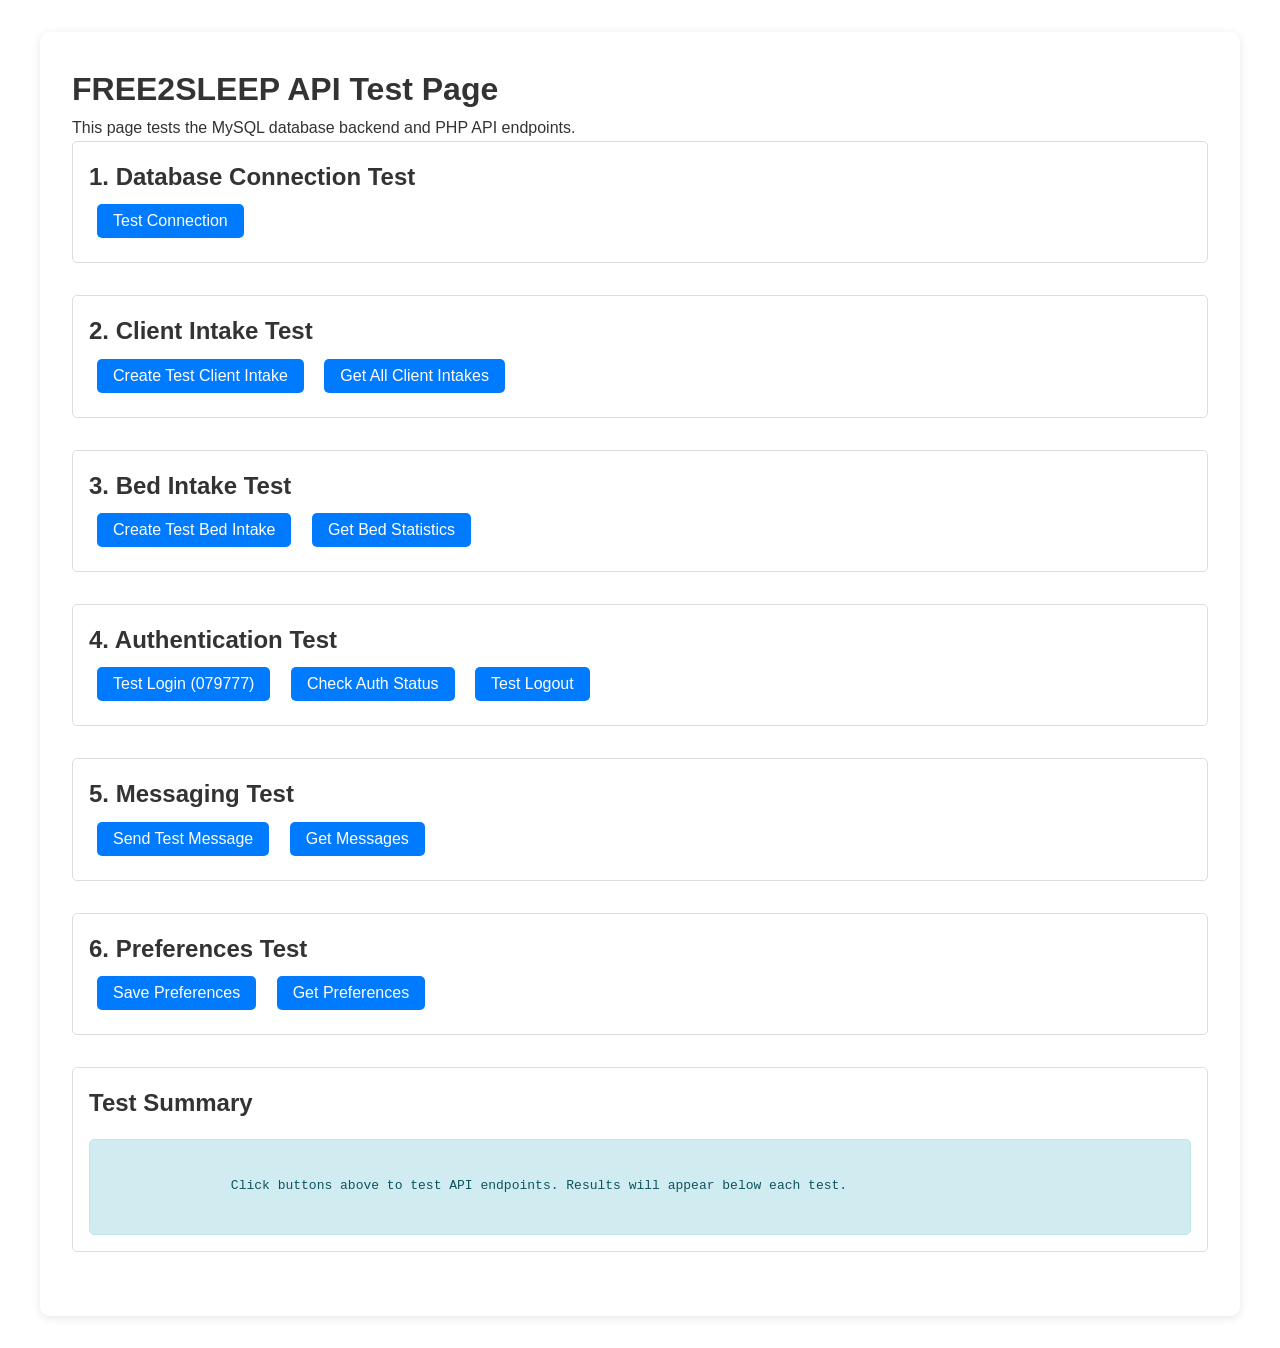
<file: test-api.html>
<!DOCTYPE html>
<html lang="en">
<head>
    <meta charset="UTF-8">
    <meta name="viewport" content="width=device-width, initial-scale=1.0">
    <title>API Test - FREE2SLEEP</title>
    <link rel="stylesheet" href="css/styles.css">
    <style>
        .test-container {
            max-width: 1200px;
            margin: 2rem auto;
            padding: 2rem;
            background: white;
            border-radius: 10px;
            box-shadow: 0 2px 10px rgba(0,0,0,0.1);
        }
        .test-section {
            margin-bottom: 2rem;
            padding: 1rem;
            border: 1px solid #ddd;
            border-radius: 5px;
        }
        .test-result {
            margin-top: 1rem;
            padding: 1rem;
            border-radius: 5px;
            font-family: monospace;
            white-space: pre-wrap;
            word-wrap: break-word;
        }
        .success {
            background: #d4edda;
            color: #155724;
            border: 1px solid #c3e6cb;
        }
        .error {
            background: #f8d7da;
            color: #721c24;
            border: 1px solid #f5c6cb;
        }
        .info {
            background: #d1ecf1;
            color: #0c5460;
            border: 1px solid #bee5eb;
        }
        button {
            padding: 0.5rem 1rem;
            margin: 0.5rem;
            border: none;
            border-radius: 5px;
            cursor: pointer;
            background: #007bff;
            color: white;
            font-size: 1rem;
        }
        button:hover {
            background: #0056b3;
        }
    </style>
</head>
<body>
    <div class="test-container">
        <h1>FREE2SLEEP API Test Page</h1>
        <p>This page tests the MySQL database backend and PHP API endpoints.</p>
        
        <div class="test-section">
            <h2>1. Database Connection Test</h2>
            <button onclick="testConnection()">Test Connection</button>
            <div id="connection-result" class="test-result" style="display:none;"></div>
        </div>
        
        <div class="test-section">
            <h2>2. Client Intake Test</h2>
            <button onclick="testClientIntake()">Create Test Client Intake</button>
            <button onclick="getClientIntakes()">Get All Client Intakes</button>
            <div id="client-intake-result" class="test-result" style="display:none;"></div>
        </div>
        
        <div class="test-section">
            <h2>3. Bed Intake Test</h2>
            <button onclick="testBedIntake()">Create Test Bed Intake</button>
            <button onclick="getBedIntakes()">Get Bed Statistics</button>
            <div id="bed-intake-result" class="test-result" style="display:none;"></div>
        </div>
        
        <div class="test-section">
            <h2>4. Authentication Test</h2>
            <button onclick="testLogin()">Test Login (079777)</button>
            <button onclick="testCheckAuth()">Check Auth Status</button>
            <button onclick="testLogout()">Test Logout</button>
            <div id="auth-result" class="test-result" style="display:none;"></div>
        </div>
        
        <div class="test-section">
            <h2>5. Messaging Test</h2>
            <button onclick="testSendMessage()">Send Test Message</button>
            <button onclick="testGetMessages()">Get Messages</button>
            <div id="message-result" class="test-result" style="display:none;"></div>
        </div>
        
        <div class="test-section">
            <h2>6. Preferences Test</h2>
            <button onclick="testSavePreferences()">Save Preferences</button>
            <button onclick="testGetPreferences()">Get Preferences</button>
            <div id="pref-result" class="test-result" style="display:none;"></div>
        </div>
        
        <div class="test-section">
            <h2>Test Summary</h2>
            <div id="summary" class="test-result info">
                Click buttons above to test API endpoints. Results will appear below each test.
            </div>
        </div>
    </div>

    <script src="js/api-client.js"></script>
    <script>
        const api = window.FREE2SLEEP_API;
        let testResults = { passed: 0, failed: 0 };

        function showResult(elementId, message, isSuccess) {
            const element = document.getElementById(elementId);
            element.style.display = 'block';
            element.className = `test-result ${isSuccess ? 'success' : 'error'}`;
            element.textContent = message;
            
            if (isSuccess) {
                testResults.passed++;
            } else {
                testResults.failed++;
            }
            updateSummary();
        }

        function updateSummary() {
            const summary = document.getElementById('summary');
            summary.className = 'test-result info';
            summary.innerHTML = `
                <strong>Test Summary:</strong><br>
                Passed: ${testResults.passed}<br>
                Failed: ${testResults.failed}<br>
                Total: ${testResults.passed + testResults.failed}
            `;
        }

        async function testConnection() {
            try {
                const result = await api.getPreferences();
                showResult('connection-result', 
                    '✓ Connection successful!\n' + JSON.stringify(result, null, 2), 
                    true);
            } catch (error) {
                showResult('connection-result', 
                    '✗ Connection failed:\n' + error.message, 
                    false);
            }
        }

        async function testClientIntake() {
            try {
                const testData = {
                    firstName: 'Test',
                    lastName: 'Client',
                    dob: '1990-01-01',
                    phone: '555-TEST',
                    email: 'test@example.com',
                    city: 'Cobourg',
                    province: 'ON'
                };
                const result = await api.createClientIntake(testData);
                showResult('client-intake-result', 
                    '✓ Client intake created successfully!\n' + JSON.stringify(result, null, 2), 
                    true);
            } catch (error) {
                showResult('client-intake-result', 
                    '✗ Failed to create client intake:\n' + error.message, 
                    false);
            }
        }

        async function getClientIntakes() {
            try {
                const result = await api.getClientIntakes(10, 0);
                const count = result?.data?.intakes?.length || 0;
                showResult('client-intake-result', 
                    `✓ Retrieved ${count} client intake(s)\n` + JSON.stringify(result, null, 2), 
                    true);
            } catch (error) {
                showResult('client-intake-result', 
                    '✗ Failed to get client intakes:\n' + error.message, 
                    false);
            }
        }

        async function testBedIntake() {
            try {
                const testData = {
                    firstName: 'Test',
                    lastName: 'Bed',
                    dob: '1985-05-15',
                    phone: '555-BED1',
                    arrivalDate: new Date().toISOString().split('T')[0],
                    estimatedStay: '1-night'
                };
                const result = await api.createBedIntake(testData);
                showResult('bed-intake-result', 
                    '✓ Bed intake created successfully!\n' + JSON.stringify(result, null, 2), 
                    true);
            } catch (error) {
                showResult('bed-intake-result', 
                    '✗ Failed to create bed intake:\n' + error.message, 
                    false);
            }
        }

        async function getBedIntakes() {
            try {
                const result = await api.getBedIntakes();
                showResult('bed-intake-result', 
                    `✓ Bed Statistics:\n` +
                    `Total Intakes: ${result?.data?.total || 0}\n` +
                    `Active Beds: ${result?.data?.active || 0}\n` +
                    `Available Beds: ${result?.data?.available || 0}\n\n` +
                    JSON.stringify(result, null, 2), 
                    true);
            } catch (error) {
                showResult('bed-intake-result', 
                    '✗ Failed to get bed intakes:\n' + error.message, 
                    false);
            }
        }

        async function testLogin() {
            try {
                const result = await api.login('079777');
                showResult('auth-result', 
                    '✓ Login successful!\n' + JSON.stringify(result, null, 2), 
                    true);
            } catch (error) {
                showResult('auth-result', 
                    '✗ Login failed:\n' + error.message, 
                    false);
            }
        }

        async function testCheckAuth() {
            try {
                const result = await api.checkAuth();
                const authenticated = result?.data?.authenticated || false;
                showResult('auth-result', 
                    `${authenticated ? '✓' : '✗'} Auth Status: ${authenticated ? 'Authenticated' : 'Not Authenticated'}\n` + 
                    JSON.stringify(result, null, 2), 
                    authenticated);
            } catch (error) {
                showResult('auth-result', 
                    '✗ Auth check failed:\n' + error.message, 
                    false);
            }
        }

        async function testLogout() {
            try {
                const result = await api.logout();
                showResult('auth-result', 
                    '✓ Logout successful!\n' + JSON.stringify(result, null, 2), 
                    true);
            } catch (error) {
                showResult('auth-result', 
                    '✗ Logout failed:\n' + error.message, 
                    false);
            }
        }

        async function testSendMessage() {
            try {
                const result = await api.sendMessage('staff', 'This is a test message from API test page', 'client', 'Test User');
                showResult('message-result', 
                    '✓ Message sent successfully!\n' + JSON.stringify(result, null, 2), 
                    true);
            } catch (error) {
                showResult('message-result', 
                    '✗ Failed to send message:\n' + error.message, 
                    false);
            }
        }

        async function testGetMessages() {
            try {
                const result = await api.getMessages('staff', 20, 0);
                const count = result?.data?.messages?.length || 0;
                showResult('message-result', 
                    `✓ Retrieved ${count} message(s)\n` + JSON.stringify(result, null, 2), 
                    true);
            } catch (error) {
                showResult('message-result', 
                    '✗ Failed to get messages:\n' + error.message, 
                    false);
            }
        }

        async function testSavePreferences() {
            try {
                const result = await api.savePreferences('en', { theme: 'light', testMode: true });
                showResult('pref-result', 
                    '✓ Preferences saved successfully!\n' + JSON.stringify(result, null, 2), 
                    true);
            } catch (error) {
                showResult('pref-result', 
                    '✗ Failed to save preferences:\n' + error.message, 
                    false);
            }
        }

        async function testGetPreferences() {
            try {
                const result = await api.getPreferences();
                showResult('pref-result', 
                    '✓ Preferences retrieved successfully!\n' + JSON.stringify(result, null, 2), 
                    true);
            } catch (error) {
                showResult('pref-result', 
                    '✗ Failed to get preferences:\n' + error.message, 
                    false);
            }
        }

        // Initialize
        document.addEventListener('DOMContentLoaded', function() {
            console.log('API Test Page loaded');
            console.log('API Client available:', !!window.FREE2SLEEP_API);
        });
    </script>
</body>
</html>
</file>
<file: css/styles.css>
/* CSS Reset and Base Styles */
* {
    margin: 0;
    padding: 0;
    box-sizing: border-box;
}

:root {
    --primary-color: #2c5f8d;
    --secondary-color: #4a90c7;
    --accent-color: #f39c12;
    --text-dark: #333333;
    --text-light: #ffffff;
    --bg-light: #f8f9fa;
    --bg-dark: #1a1a1a;
    --success-color: #27ae60;
    --warning-color: #e74c3c;
    --border-color: #dee2e6;
    --shadow: 0 2px 10px rgba(0, 0, 0, 0.1);
    --shadow-lg: 0 4px 20px rgba(0, 0, 0, 0.15);
}

body {
    font-family: 'Segoe UI', Tahoma, Geneva, Verdana, sans-serif;
    line-height: 1.6;
    color: var(--text-dark);
    background-color: #ffffff;
}

/* Accessibility */
.skip-link {
    position: absolute;
    top: -40px;
    left: 0;
    background: var(--primary-color);
    color: white;
    padding: 8px;
    text-decoration: none;
    z-index: 100;
}

.skip-link:focus {
    top: 0;
}

/* Language Selector */
.language-selector {
    position: fixed;
    top: 10px;
    right: 20px;
    z-index: 1000;
    display: flex;
    gap: 5px;
}

.lang-btn {
    padding: 8px 15px;
    border: 2px solid var(--primary-color);
    background: white;
    color: var(--primary-color);
    cursor: pointer;
    font-weight: bold;
    border-radius: 5px;
    transition: all 0.3s;
}

.lang-btn:hover,
.lang-btn.active {
    background: var(--primary-color);
    color: white;
}

/* Container */
.container {
    max-width: 1200px;
    margin: 0 auto;
    padding: 0 20px;
}

/* Navigation */
.navbar {
    background: var(--primary-color);
    color: white;
    padding: 1rem 0;
    position: sticky;
    top: 0;
    z-index: 999;
    box-shadow: var(--shadow);
}

.navbar .container {
    display: flex;
    justify-content: space-between;
    align-items: center;
}

.nav-brand h1 {
    font-size: 2rem;
    color: white;
    margin-bottom: 0.25rem;
}

.nav-brand .tagline {
    font-size: 0.9rem;
    color: rgba(255, 255, 255, 0.9);
}

.nav-menu {
    display: flex;
    list-style: none;
    gap: 2rem;
    align-items: center;
}

.nav-menu a {
    color: white;
    text-decoration: none;
    font-weight: 500;
    transition: color 0.3s;
    padding: 0.5rem;
}

.nav-menu a:hover,
.nav-menu a:focus {
    color: var(--accent-color);
}

.admin-link {
    background: var(--accent-color);
    padding: 0.5rem 1rem !important;
    border-radius: 5px;
}

.nav-toggle {
    display: none;
    flex-direction: column;
    background: none;
    border: none;
    cursor: pointer;
    padding: 0.5rem;
}

.nav-toggle span {
    width: 25px;
    height: 3px;
    background: white;
    margin: 3px 0;
    transition: 0.3s;
}

/* Hero Section */
.hero {
    position: relative;
    background: linear-gradient(135deg, var(--primary-color) 0%, var(--secondary-color) 100%);
    color: white;
    padding: 6rem 0;
    text-align: center;
    min-height: 600px;
    display: flex;
    align-items: center;
}

.hero-overlay {
    position: absolute;
    top: 0;
    left: 0;
    width: 100%;
    height: 100%;
    background: url('data:image/svg+xml,<svg xmlns="http://www.w3.org/2000/svg" viewBox="0 0 1200 600"><rect fill="%232c5f8d" width="1200" height="600"/><g opacity="0.1"><circle fill="white" cx="100" cy="100" r="80"/><circle fill="white" cx="900" cy="400" r="100"/><circle fill="white" cx="1100" cy="150" r="60"/></g></svg>');
    opacity: 0.3;
}

.hero-content {
    position: relative;
    z-index: 1;
}

.hero-title {
    font-size: 3.5rem;
    margin-bottom: 1rem;
    animation: fadeInUp 1s ease-out;
}

.hero-subtitle {
    font-size: 1.5rem;
    margin-bottom: 1rem;
    animation: fadeInUp 1s ease-out 0.2s;
    animation-fill-mode: both;
}

.hero-description {
    font-size: 1.2rem;
    margin-bottom: 2rem;
    max-width: 700px;
    margin-left: auto;
    margin-right: auto;
    animation: fadeInUp 1s ease-out 0.4s;
    animation-fill-mode: both;
}

.hero-buttons {
    display: flex;
    gap: 1rem;
    justify-content: center;
    margin-bottom: 2rem;
    animation: fadeInUp 1s ease-out 0.6s;
    animation-fill-mode: both;
}

.emergency-contact {
    font-size: 1.5rem;
    font-weight: bold;
    margin-top: 2rem;
    padding: 1.5rem;
    background: rgba(255, 255, 255, 0.1);
    border-radius: 10px;
    display: inline-block;
    animation: fadeInUp 1s ease-out 0.8s;
    animation-fill-mode: both;
}

.emergency-contact a {
    color: var(--accent-color);
    text-decoration: none;
}

.emergency-contact i {
    margin-right: 0.5rem;
}

/* Buttons */
.btn {
    display: inline-block;
    padding: 1rem 2rem;
    border: none;
    border-radius: 5px;
    font-size: 1rem;
    font-weight: 600;
    text-decoration: none;
    cursor: pointer;
    transition: all 0.3s;
}

.btn-primary {
    background: var(--accent-color);
    color: white;
}

.btn-primary:hover,
.btn-primary:focus {
    background: #e67e22;
    transform: translateY(-2px);
    box-shadow: var(--shadow-lg);
}

.btn-secondary {
    background: white;
    color: var(--primary-color);
}

.btn-secondary:hover,
.btn-secondary:focus {
    background: var(--bg-light);
    transform: translateY(-2px);
}

.btn-small {
    padding: 0.5rem 1rem;
    font-size: 0.9rem;
}

/* Statistics Section */
.stats-section {
    padding: 4rem 0;
    background: var(--bg-light);
}

.section-title {
    text-align: center;
    font-size: 2.5rem;
    margin-bottom: 3rem;
    color: var(--primary-color);
}

.stats-grid {
    display: grid;
    grid-template-columns: repeat(auto-fit, minmax(250px, 1fr));
    gap: 2rem;
}

.stat-card {
    background: white;
    padding: 2rem;
    border-radius: 10px;
    text-align: center;
    box-shadow: var(--shadow);
    transition: transform 0.3s;
}

.stat-card:hover {
    transform: translateY(-5px);
    box-shadow: var(--shadow-lg);
}

.stat-card i {
    font-size: 3rem;
    color: var(--secondary-color);
    margin-bottom: 1rem;
}

.stat-number {
    font-size: 3rem;
    font-weight: bold;
    color: var(--primary-color);
    margin-bottom: 0.5rem;
}

.stat-label {
    font-size: 1.1rem;
    color: var(--text-dark);
}

/* About Section */
.about-section {
    padding: 4rem 0;
}

.about-content {
    display: grid;
    grid-template-columns: 1fr 1fr;
    gap: 3rem;
    align-items: center;
}

.about-text p {
    margin-bottom: 1.5rem;
    font-size: 1.1rem;
    line-height: 1.8;
}

.about-image img {
    width: 100%;
    border-radius: 10px;
    box-shadow: var(--shadow);
}

/* Services Section */
.services-section {
    padding: 4rem 0;
    background: var(--bg-light);
}

.services-grid {
    display: grid;
    grid-template-columns: repeat(auto-fit, minmax(300px, 1fr));
    gap: 2rem;
}

.service-card {
    background: white;
    padding: 2rem;
    border-radius: 10px;
    box-shadow: var(--shadow);
    text-align: center;
    transition: transform 0.3s;
}

.service-card:hover {
    transform: translateY(-5px);
    box-shadow: var(--shadow-lg);
}

.service-card i {
    font-size: 3rem;
    color: var(--secondary-color);
    margin-bottom: 1rem;
}

.service-card h3 {
    font-size: 1.5rem;
    margin-bottom: 1rem;
    color: var(--primary-color);
}

.service-card p {
    margin-bottom: 1.5rem;
    color: var(--text-dark);
}

/* Programs Section */
.programs-section {
    padding: 4rem 0;
}

.programs-grid {
    display: grid;
    grid-template-columns: repeat(auto-fit, minmax(300px, 1fr));
    gap: 2rem;
}

.program-card {
    background: var(--bg-light);
    padding: 2rem;
    border-radius: 10px;
    border-left: 4px solid var(--secondary-color);
}

.program-card h3 {
    font-size: 1.5rem;
    margin-bottom: 1rem;
    color: var(--primary-color);
}

/* Resources Section */
.resources-section {
    padding: 4rem 0;
    background: var(--bg-light);
    text-align: center;
}

.resources-link {
    margin-top: 2rem;
}

/* Contact Section */
.contact-section {
    padding: 4rem 0;
}

.contact-content {
    max-width: 800px;
    margin: 0 auto;
}

.contact-info {
    display: grid;
    gap: 2rem;
}

.contact-item {
    display: flex;
    align-items: flex-start;
    gap: 1.5rem;
    padding: 2rem;
    background: var(--bg-light);
    border-radius: 10px;
}

.contact-item i {
    font-size: 2rem;
    color: var(--secondary-color);
    margin-top: 0.5rem;
}

.contact-item h3 {
    font-size: 1.3rem;
    margin-bottom: 0.5rem;
    color: var(--primary-color);
}

.contact-item a {
    color: var(--secondary-color);
    text-decoration: none;
    font-weight: 500;
}

/* Footer */
.footer {
    background: var(--bg-dark);
    color: white;
    padding: 3rem 0 1rem;
}

.footer-content {
    display: grid;
    grid-template-columns: repeat(auto-fit, minmax(250px, 1fr));
    gap: 2rem;
    margin-bottom: 2rem;
}

.footer-section h3 {
    margin-bottom: 1rem;
    color: var(--accent-color);
}

.footer-section ul {
    list-style: none;
}

.footer-section ul li {
    margin-bottom: 0.5rem;
}

.footer-section a {
    color: rgba(255, 255, 255, 0.8);
    text-decoration: none;
    transition: color 0.3s;
}

.footer-section a:hover {
    color: var(--accent-color);
}

.footer-bottom {
    text-align: center;
    padding-top: 2rem;
    border-top: 1px solid rgba(255, 255, 255, 0.1);
    color: rgba(255, 255, 255, 0.6);
}

/* Forms */
.form-container {
    max-width: 800px;
    margin: 0 auto;
    padding: 3rem 0;
}

.form-group {
    margin-bottom: 1.5rem;
}

.form-group label {
    display: block;
    margin-bottom: 0.5rem;
    font-weight: 600;
    color: var(--text-dark);
}

.form-group input,
.form-group select,
.form-group textarea {
    width: 100%;
    padding: 0.75rem;
    border: 2px solid var(--border-color);
    border-radius: 5px;
    font-size: 1rem;
    transition: border-color 0.3s;
}

.form-group input:focus,
.form-group select:focus,
.form-group textarea:focus {
    outline: none;
    border-color: var(--secondary-color);
}

.form-group textarea {
    min-height: 120px;
    resize: vertical;
}

.form-required {
    color: var(--warning-color);
}

/* Admin Login */
.admin-login {
    max-width: 400px;
    margin: 5rem auto;
    padding: 2rem;
    background: white;
    border-radius: 10px;
    box-shadow: var(--shadow-lg);
}

.admin-dashboard {
    padding: 2rem 0;
}

.dashboard-grid {
    display: grid;
    grid-template-columns: repeat(auto-fit, minmax(250px, 1fr));
    gap: 2rem;
    margin-top: 2rem;
}

.dashboard-card {
    background: white;
    padding: 2rem;
    border-radius: 10px;
    box-shadow: var(--shadow);
    text-align: center;
}

.dashboard-card i {
    font-size: 3rem;
    color: var(--secondary-color);
    margin-bottom: 1rem;
}

/* Messaging */
.messaging-container {
    display: grid;
    grid-template-columns: 300px 1fr;
    gap: 1rem;
    height: 600px;
    border: 1px solid var(--border-color);
    border-radius: 10px;
    overflow: hidden;
}

.conversation-list {
    background: var(--bg-light);
    overflow-y: auto;
    border-right: 1px solid var(--border-color);
}

.conversation-item {
    padding: 1rem;
    border-bottom: 1px solid var(--border-color);
    cursor: pointer;
    transition: background 0.3s;
}

.conversation-item:hover,
.conversation-item.active {
    background: white;
}

.chat-area {
    display: flex;
    flex-direction: column;
}

.chat-messages {
    flex: 1;
    overflow-y: auto;
    padding: 1rem;
    background: white;
}

.message {
    margin-bottom: 1rem;
    padding: 0.75rem;
    border-radius: 10px;
    max-width: 70%;
}

.message.sent {
    background: var(--secondary-color);
    color: white;
    margin-left: auto;
}

.message.received {
    background: var(--bg-light);
}

.chat-input {
    display: flex;
    padding: 1rem;
    border-top: 1px solid var(--border-color);
}

.chat-input input {
    flex: 1;
    padding: 0.75rem;
    border: 1px solid var(--border-color);
    border-radius: 5px;
    margin-right: 0.5rem;
}

/* Document Sharing */
.document-list {
    display: grid;
    gap: 1rem;
}

.document-item {
    display: flex;
    align-items: center;
    justify-content: space-between;
    padding: 1rem;
    background: var(--bg-light);
    border-radius: 5px;
}

.document-info {
    display: flex;
    align-items: center;
    gap: 1rem;
}

.document-info i {
    font-size: 2rem;
    color: var(--secondary-color);
}

/* Tables */
.data-table {
    width: 100%;
    border-collapse: collapse;
    margin: 2rem 0;
    background: white;
    box-shadow: var(--shadow);
}

.data-table th,
.data-table td {
    padding: 1rem;
    text-align: left;
    border-bottom: 1px solid var(--border-color);
}

.data-table th {
    background: var(--primary-color);
    color: white;
    font-weight: 600;
}

.data-table tr:hover {
    background: var(--bg-light);
}

/* Animations */
@keyframes fadeInUp {
    from {
        opacity: 0;
        transform: translateY(30px);
    }
    to {
        opacity: 1;
        transform: translateY(0);
    }
}

/* Responsive Design */
@media (max-width: 768px) {
    .nav-toggle {
        display: flex;
    }
    
    .nav-menu {
        position: absolute;
        top: 100%;
        left: 0;
        width: 100%;
        background: var(--primary-color);
        flex-direction: column;
        align-items: flex-start;
        padding: 1rem;
        display: none;
        gap: 0;
    }
    
    .nav-menu.active {
        display: flex;
    }
    
    .nav-menu li {
        width: 100%;
    }
    
    .nav-menu a {
        display: block;
        padding: 1rem;
    }
    
    .hero-title {
        font-size: 2rem;
    }
    
    .hero-subtitle {
        font-size: 1.2rem;
    }
    
    .about-content {
        grid-template-columns: 1fr;
    }
    
    .messaging-container {
        grid-template-columns: 1fr;
        height: auto;
    }
    
    .conversation-list {
        border-right: none;
        border-bottom: 1px solid var(--border-color);
    }
    
    .stats-grid,
    .services-grid,
    .programs-grid {
        grid-template-columns: 1fr;
    }
}

@media (max-width: 480px) {
    .hero-buttons {
        flex-direction: column;
    }
    
    .btn {
        width: 100%;
    }
    
    .language-selector {
        top: 5px;
        right: 5px;
    }
    
    .lang-btn {
        padding: 5px 10px;
        font-size: 0.9rem;
    }
}

/* Print Styles */
@media print {
    .navbar,
    .language-selector,
    .footer,
    .btn {
        display: none;
    }
}

/* High Contrast Mode for Accessibility */
@media (prefers-contrast: high) {
    :root {
        --primary-color: #000080;
        --secondary-color: #0000CD;
        --border-color: #000000;
    }
}

/* Reduced Motion for Accessibility */
@media (prefers-reduced-motion: reduce) {
    * {
        animation-duration: 0.01ms !important;
        animation-iteration-count: 1 !important;
        transition-duration: 0.01ms !important;
    }
}
</file>
